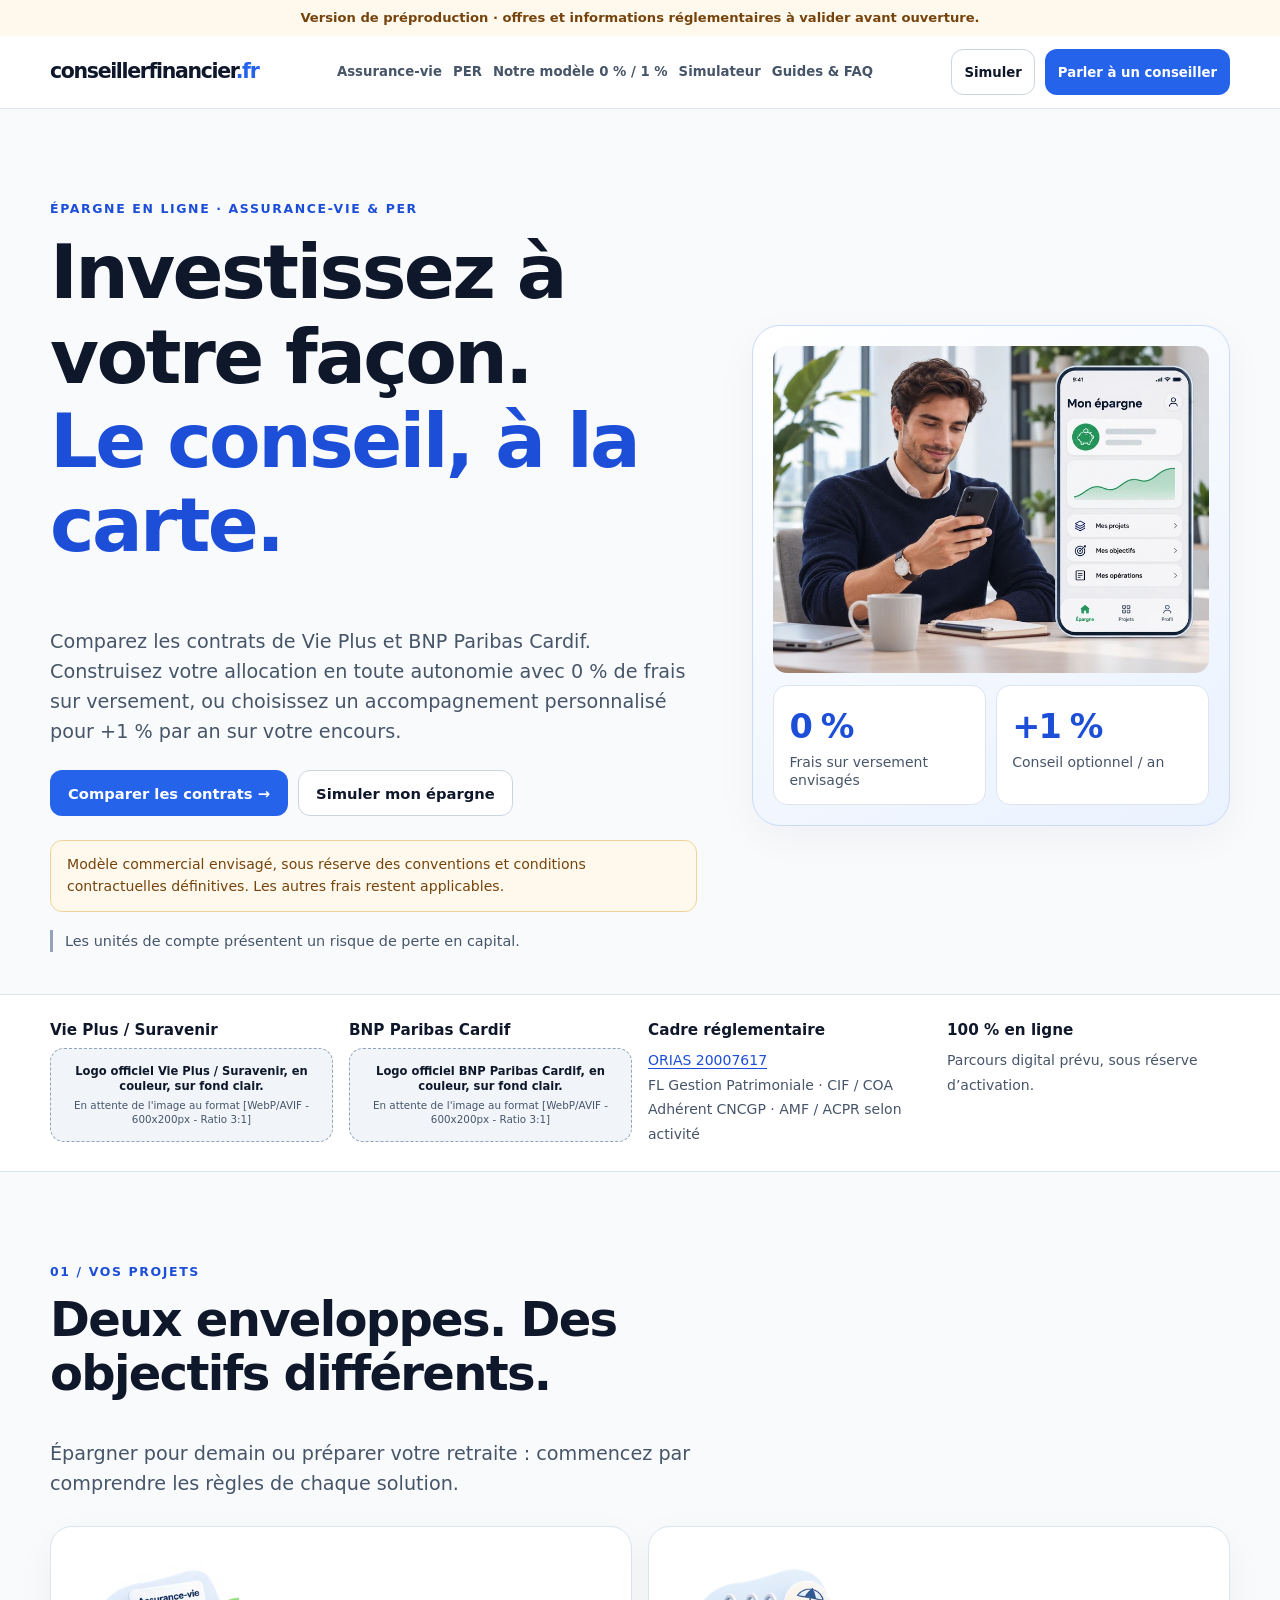
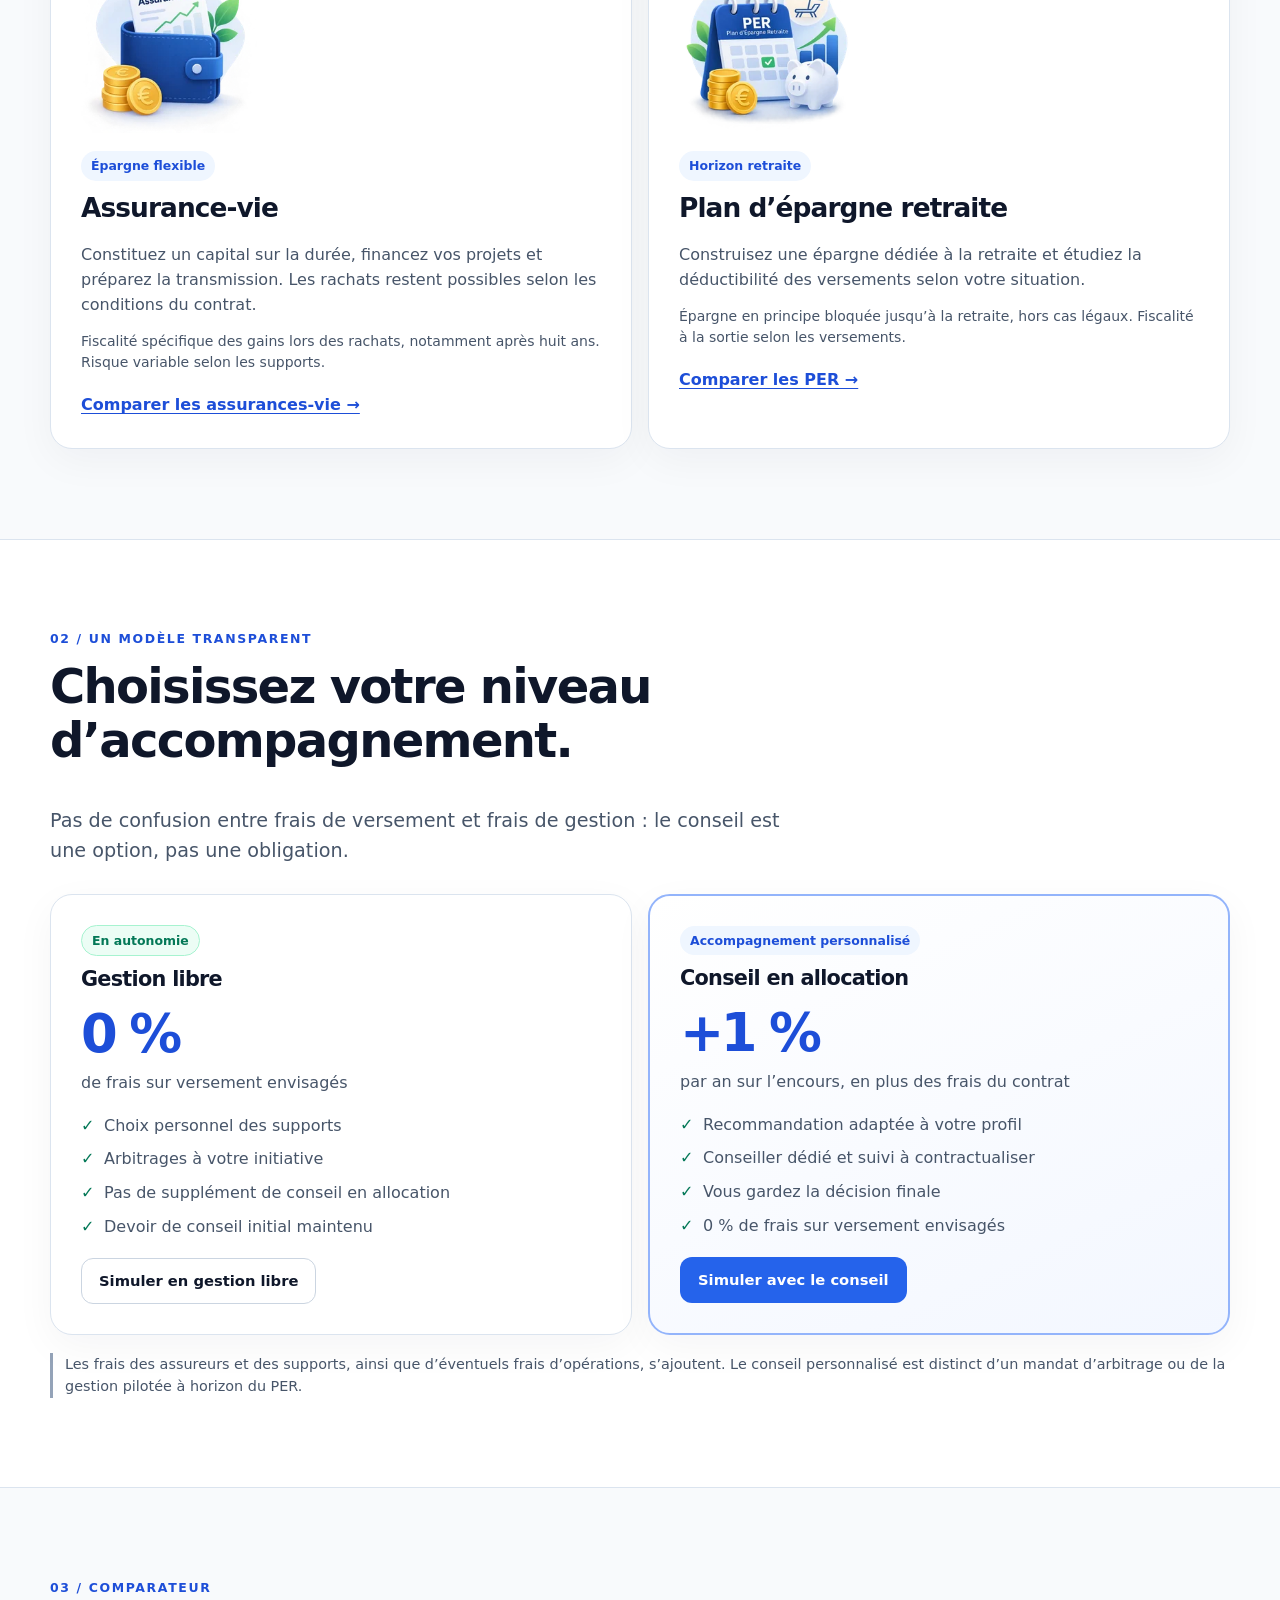
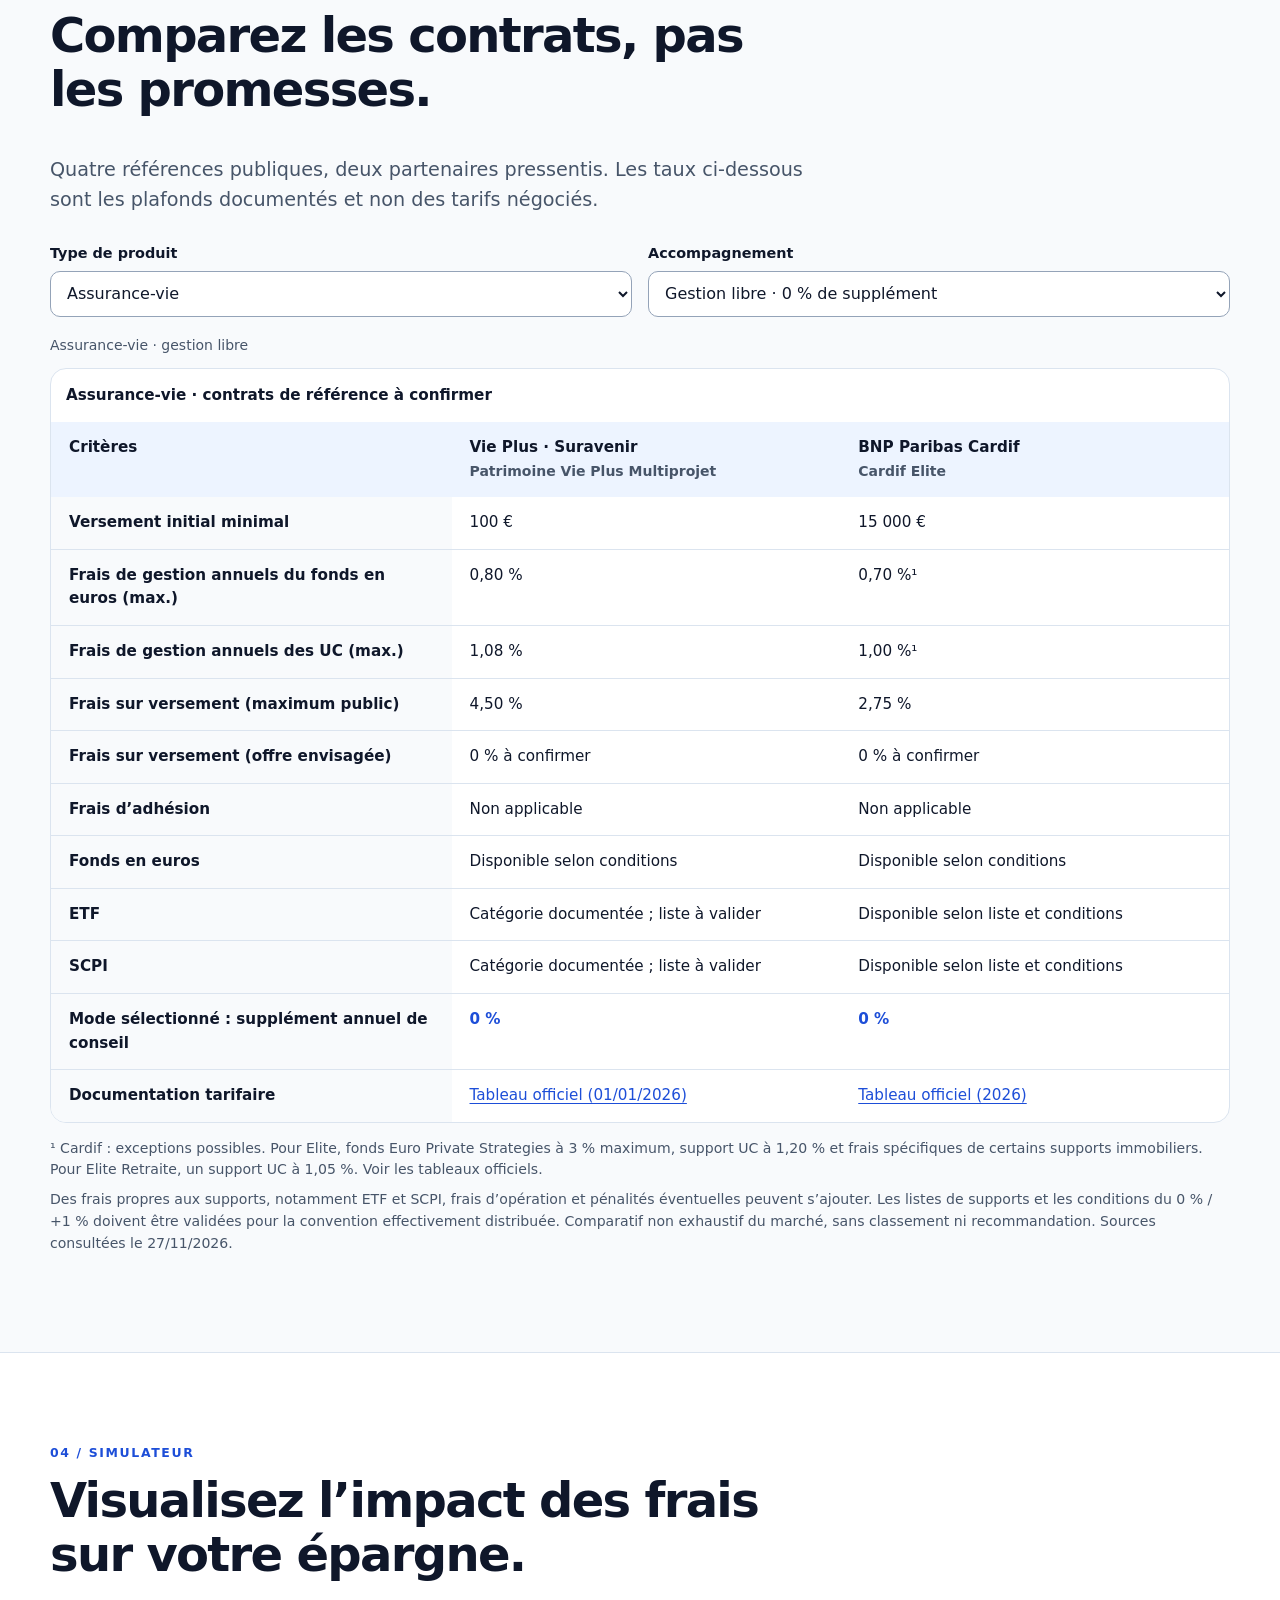
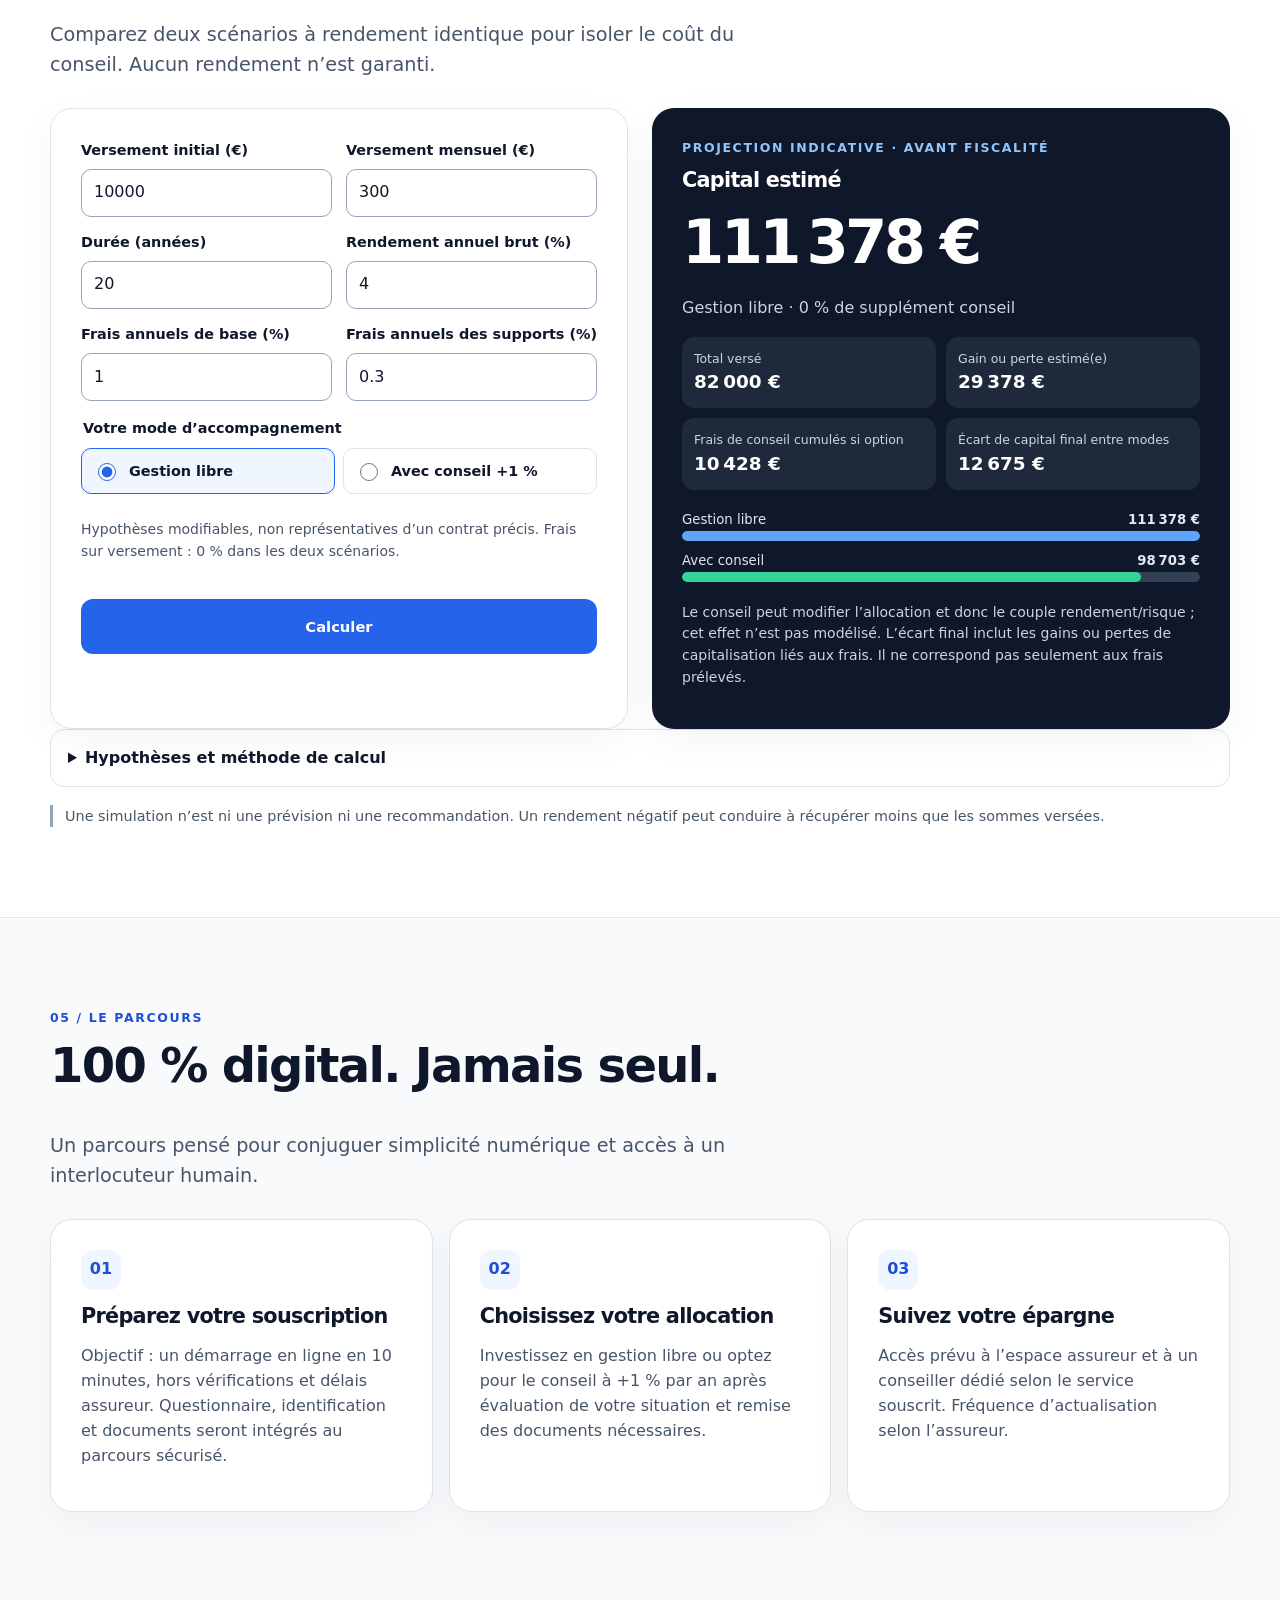
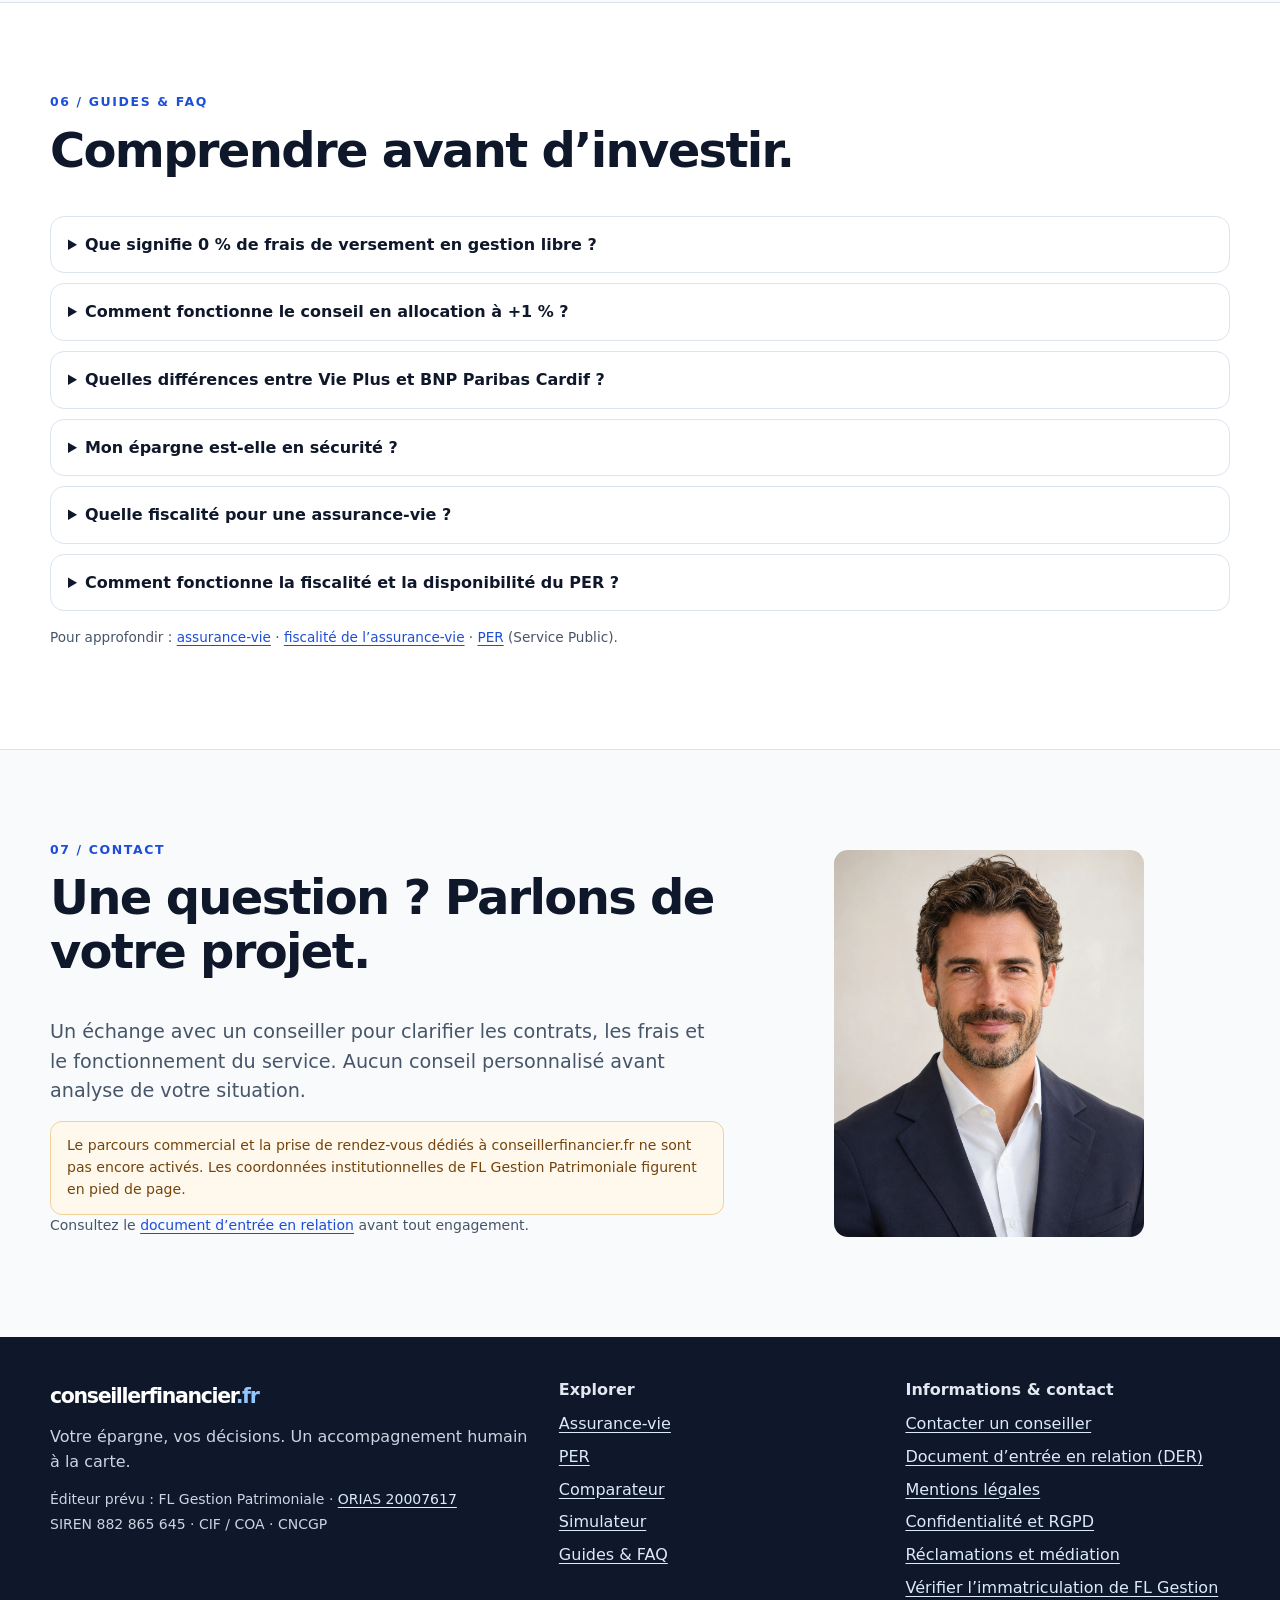
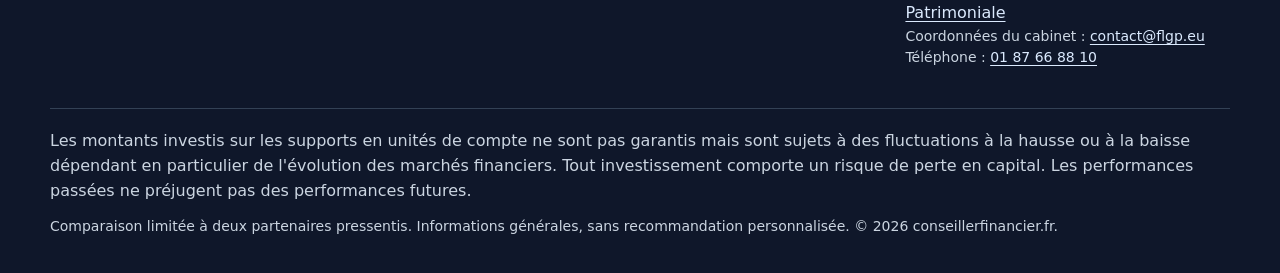
<file: index.html>
<!doctype html><html lang="fr"><head><meta charset="utf-8"><meta name="viewport" content="width=device-width, initial-scale=1"><title>Assurance-vie et PER en ligne | conseillerfinancier.fr</title><meta name="description" content="Comparez les contrats Vie Plus et Cardif, simulez votre épargne et découvrez le modèle 0 % de frais de versement et conseil à +1 % par an."><meta name="robots" content="noindex, follow"><link rel="canonical" href="https://conseillerfinancier.fr/"><meta property="og:type" content="website"><meta property="og:locale" content="fr_FR"><meta property="og:site_name" content="conseillerfinancier.fr"><meta property="og:title" content="Assurance-vie et PER en ligne | conseillerfinancier.fr"><meta property="og:description" content="Comparez les contrats Vie Plus et Cardif, simulez votre épargne et découvrez le modèle 0 % de frais de versement et conseil à +1 % par an."><meta property="og:url" content="https://conseillerfinancier.fr/"><meta name="twitter:card" content="summary"><meta name="theme-color" content="#F8FAFC"><link rel="stylesheet" href="assets/styles.css"><script type="application/ld+json">{"@context": "https://schema.org", "@graph": [{"@type": "FinancialService", "@id": "https://conseillerfinancier.fr/#service", "name": "conseillerfinancier.fr", "url": "https://conseillerfinancier.fr/", "description": "Projet de plateforme de comparaison de contrats d’assurance-vie et de PER, avec option de conseil en allocation.", "areaServed": {"@type": "Country", "name": "France"}, "knowsLanguage": "fr"}, {"@type": "FAQPage", "@id": "https://conseillerfinancier.fr/#faq", "mainEntity": [{"@type": "Question", "name": "Que signifie 0 % de frais de versement en gestion libre ?", "acceptedAnswer": {"@type": "Answer", "text": "Le modèle commercial prévoit de ne pas prélever de frais contractuels sur les versements initiaux ou réguliers, sous réserve de validation des conventions de distribution. Vous choisissez vos supports et validez vos arbitrages. Les frais annuels du contrat, les frais propres aux supports et les éventuels frais d’opération restent applicables. Le devoir de conseil du distributeur lors de la souscription demeure."}}, {"@type": "Question", "name": "Comment fonctionne le conseil en allocation à +1 % ?", "acceptedAnswer": {"@type": "Answer", "text": "L’option envisagée ajoute un point de pourcentage de frais de gestion par an sur l’encours concerné. À encours constant de 10 000 €, cela représente 100 € par an à titre indicatif. Le conseiller établit une recommandation personnalisée après analyse de votre situation, de votre horizon, de votre capacité à subir des pertes et de vos préférences. Vous restez décisionnaire : il ne s’agit pas d’un mandat de gestion. Le périmètre, la fréquence du suivi et les modalités de prélèvement doivent être convenus par écrit."}}, {"@type": "Question", "name": "Quelles différences entre Vie Plus et BNP Paribas Cardif ?", "acceptedAnswer": {"@type": "Answer", "text": "Vie Plus est la filière de distribution de Suravenir dédiée aux professionnels du patrimoine. BNP Paribas Cardif propose notamment la gamme Elite, portée par Cardif Assurance Vie ou Cardif Retraite selon le produit. Les différences portent sur les frais, le minimum de souscription, les supports, les conditions d’accès aux fonds en euros et les services. Le comparateur présente quatre contrats de référence ; les tarifs négociés et la sélection finale restent à confirmer."}}, {"@type": "Question", "name": "Mon épargne est-elle en sécurité ?", "acceptedAnswer": {"@type": "Answer", "text": "Le contrat est porté par l’assureur, qui enregistre les versements et les opérations. Les fonds en euros comportent une garantie définie par les conditions du contrat, qui peut être diminuée des frais de gestion. Les unités de compte, notamment ETF et SCPI, ne garantissent pas le capital et peuvent perdre de la valeur. La réglementation et le contrôle prudentiel ne constituent pas une garantie de performance ni une protection contre les pertes de marché."}}, {"@type": "Question", "name": "Quelle fiscalité pour une assurance-vie ?", "acceptedAnswer": {"@type": "Answer", "text": "Lors d’un rachat, seule la fraction correspondant aux gains est en principe imposable à l’impôt sur le revenu. Après huit ans, un abattement annuel sur les gains retirés peut s’appliquer : 4 600 € pour une personne seule ou 9 200 € pour un couple soumis à imposition commune. Les prélèvements sociaux restent dus selon les règles applicables. Le traitement dépend notamment de la date des versements, de l’ancienneté du contrat et de la situation fiscale."}}, {"@type": "Question", "name": "Comment fonctionne la fiscalité et la disponibilité du PER ?", "acceptedAnswer": {"@type": "Answer", "text": "Les versements volontaires peuvent être déductibles du revenu imposable dans les limites légales, sous réserve des conditions applicables ; il est aussi possible de renoncer à la déduction. L’épargne est en principe immobilisée jusqu’à la retraite, sauf cas légaux de déblocage anticipé, dont l’acquisition de la résidence principale pour certains compartiments. La fiscalité à la sortie dépend de l’origine des sommes, de la déduction à l’entrée et du mode de sortie."}}]}]}</script><script src="assets/app.js" defer></script></head><body><a class="skip" href="#contenu">Aller au contenu</a><div class="draft">Version de préproduction · offres et informations réglementaires à valider avant ouverture.</div><header class="header"><div class="wrap header-inner"><a class="brand" href="index.html" aria-label="conseillerfinancier.fr, accueil">conseillerfinancier<span>.fr</span></a><button type="button" class="btn btn-secondary menu-toggle" aria-expanded="false" aria-controls="navigation">Menu</button><nav class="nav" id="navigation" aria-label="Navigation principale" data-open="false"><a href="#assurance-vie">Assurance-vie</a><a href="#per">PER</a><a href="#modele">Notre modèle 0 % / 1 %</a><a href="#simulateur">Simulateur</a><a href="#guides">Guides &amp; FAQ</a></nav><div class="header-actions"><a class="btn btn-secondary" href="#simulateur">Simuler</a><a class="btn btn-primary" href="#contact">Parler à un conseiller</a></div></div></header><main id="contenu"><section class="hero"><div class="wrap hero-grid"><div><span class="eyebrow">Épargne en ligne · Assurance-vie &amp; PER</span><h1>Investissez à votre façon.<br><span>Le conseil, à la carte.</span></h1><p class="lead">Comparez les contrats de Vie Plus et BNP Paribas Cardif. Construisez votre allocation en toute autonomie avec 0 % de frais sur versement, ou choisissez un accompagnement personnalisé pour +1 % par an sur votre encours.</p><div class="actions"><a class="btn btn-primary" href="#comparateur">Comparer les contrats →</a><a class="btn btn-secondary" href="#simulateur">Simuler mon épargne</a></div><div class="notice"><p>Modèle commercial envisagé, sous réserve des conventions et conditions contractuelles définitives. Les autres frais restent applicables.</p></div><p class="risk">Les unités de compte présentent un risque de perte en capital.</p></div><div class="hero-panel"><img class="site-visual hero-visual" src="images/epargne-mobile.webp" width="800" height="600" alt="Jeune actif consultant son épargne sur smartphone" fetchpriority="high" decoding="async"><div class="metrics"><div class="metric"><strong>0 %</strong><small>Frais sur versement envisagés</small></div><div class="metric"><strong>+1 %</strong><small>Conseil optionnel / an</small></div></div></div></div></section>
<section class="trust" aria-label="Partenaires et cadre de confiance"><div class="wrap trust-grid"><div class="trust-item"><strong>Vie Plus / Suravenir</strong><div class="placeholder"><span class="placeholder-description">Logo officiel Vie Plus / Suravenir, en couleur, sur fond clair.</span><span class="placeholder-format">En attente de l'image au format [WebP/AVIF - 600x200px - Ratio 3:1]</span></div></div><div class="trust-item"><strong>BNP Paribas Cardif</strong><div class="placeholder"><span class="placeholder-description">Logo officiel BNP Paribas Cardif, en couleur, sur fond clair.</span><span class="placeholder-format">En attente de l'image au format [WebP/AVIF - 600x200px - Ratio 3:1]</span></div></div><div class="trust-item"><strong>Cadre réglementaire</strong><small><a href="https://www.orias.fr/home/showIntermediaire/882865645" target="_blank" rel="noopener noreferrer">ORIAS 20007617</a><br>FL Gestion Patrimoniale · CIF / COA<br>Adhérent CNCGP · AMF / ACPR selon activité</small></div><div class="trust-item"><strong>100 % en ligne</strong><small>Parcours digital prévu, sous réserve d’activation.</small></div></div></section>
<section class="section"><div class="wrap"><div class="section-head"><span class="eyebrow">01 / Vos projets</span><h2>Deux enveloppes. Des objectifs différents.</h2><p class="lead">Épargner pour demain ou préparer votre retraite : commencez par comprendre les règles de chaque solution.</p></div><div class="product-grid"><article class="card product-card" id="assurance-vie"><img class="site-visual product-visual" src="images/assurance-vie.webp" width="256" height="256" alt="" loading="lazy" decoding="async"><span class="tag">Épargne flexible</span><h3>Assurance-vie</h3><p>Constituez un capital sur la durée, financez vos projets et préparez la transmission. Les rachats restent possibles selon les conditions du contrat.</p><p class="small">Fiscalité spécifique des gains lors des rachats, notamment après huit ans. Risque variable selon les supports.</p><a class="text-link" href="#comparateur" data-select-product="av">Comparer les assurances-vie →</a></article><article class="card product-card" id="per"><img class="site-visual product-visual" src="images/per.webp" width="256" height="256" alt="" loading="lazy" decoding="async"><span class="tag">Horizon retraite</span><h3>Plan d’épargne retraite</h3><p>Construisez une épargne dédiée à la retraite et étudiez la déductibilité des versements selon votre situation.</p><p class="small">Épargne en principe bloquée jusqu’à la retraite, hors cas légaux. Fiscalité à la sortie selon les versements.</p><a class="text-link" href="#comparateur" data-select-product="per">Comparer les PER →</a></article></div></div></section>
<section class="section section-white" id="modele"><div class="wrap"><div class="section-head"><span class="eyebrow">02 / Un modèle transparent</span><h2>Choisissez votre niveau d’accompagnement.</h2><p class="lead">Pas de confusion entre frais de versement et frais de gestion : le conseil est une option, pas une obligation.</p></div><div class="plans"><article class="card"><span class="tag green">En autonomie</span><h3>Gestion libre</h3><div class="plan-price">0 %</div><p>de frais sur versement envisagés</p><ul class="checks"><li>Choix personnel des supports</li><li>Arbitrages à votre initiative</li><li>Pas de supplément de conseil en allocation</li><li>Devoir de conseil initial maintenu</li></ul><a href="#simulateur" class="btn btn-secondary" data-select-mode="free">Simuler en gestion libre</a></article><article class="card plan-featured"><span class="tag">Accompagnement personnalisé</span><h3>Conseil en allocation</h3><div class="plan-price">+1 %</div><p>par an sur l’encours, en plus des frais du contrat</p><ul class="checks"><li>Recommandation adaptée à votre profil</li><li>Conseiller dédié et suivi à contractualiser</li><li>Vous gardez la décision finale</li><li>0 % de frais sur versement envisagés</li></ul><a href="#simulateur" class="btn btn-primary" data-select-mode="advised">Simuler avec le conseil</a></article></div><p class="risk">Les frais des assureurs et des supports, ainsi que d’éventuels frais d’opérations, s’ajoutent. Le conseil personnalisé est distinct d’un mandat d’arbitrage ou de la gestion pilotée à horizon du PER.</p></div></section>
<section class="section" id="comparateur"><div class="wrap"><div class="section-head"><span class="eyebrow">03 / Comparateur</span><h2>Comparez les contrats, pas les promesses.</h2><p class="lead">Quatre références publiques, deux partenaires pressentis. Les taux ci-dessous sont les plafonds documentés et non des tarifs négociés.</p></div><div class="controls"><div class="field"><label for="product-filter">Type de produit</label><select id="product-filter"><option value="av">Assurance-vie</option><option value="per">PER individuel</option><option value="all">Les deux</option></select></div><div class="field"><label for="compare-mode">Accompagnement</label><select id="compare-mode"><option value="free">Gestion libre · 0 % de supplément</option><option value="advised">Conseil en allocation · +1 % / an</option></select></div></div><p id="compare-status" class="small" role="status">Comparaison des contrats de référence.</p><article class="compare-block" data-product="av"><div class="table-shell" role="region" aria-label="Comparatif Assurance-vie" tabindex="0"><table><caption>Assurance-vie · contrats de référence à confirmer</caption><thead><tr><th scope="col">Critères</th><th scope="col">Vie Plus · Suravenir<br><small>Patrimoine Vie Plus Multiprojet</small></th><th scope="col">BNP Paribas Cardif<br><small>Cardif Elite</small></th></tr></thead><tbody><tr><th scope="row">Versement initial minimal</th><td>100 €</td><td>15 000 €</td></tr><tr><th scope="row">Frais de gestion annuels du fonds en euros (max.)</th><td>0,80 %</td><td>0,70 %¹</td></tr><tr><th scope="row">Frais de gestion annuels des UC (max.)</th><td>1,08 %</td><td>1,00 %¹</td></tr><tr><th scope="row">Frais sur versement (maximum public)</th><td>4,50 %</td><td>2,75 %</td></tr><tr><th scope="row">Frais sur versement (offre envisagée)</th><td>0 % à confirmer</td><td>0 % à confirmer</td></tr><tr><th scope="row">Frais d’adhésion</th><td>Non applicable</td><td>Non applicable</td></tr><tr><th scope="row">Fonds en euros</th><td>Disponible selon conditions</td><td>Disponible selon conditions</td></tr><tr><th scope="row">ETF</th><td>Catégorie documentée ; liste à valider</td><td>Disponible selon liste et conditions</td></tr><tr><th scope="row">SCPI</th><td>Catégorie documentée ; liste à valider</td><td>Disponible selon liste et conditions</td></tr><tr><th scope="row">Mode sélectionné : supplément annuel de conseil</th><td><strong data-advice>0 %</strong></td><td><strong data-advice>0 %</strong></td></tr><tr><th scope="row">Documentation tarifaire</th><td><a href="https://www.suravenir.fr/wp-content/uploads/pdf/00300-U7-1.pdf" target="_blank" rel="noopener noreferrer">Tableau officiel (01/01/2026)</a></td><td><a href="https://document-information-cle.cardif.fr/documents/18841382/18862686/CARDIF%20Elite/924b94f0-7973-20a3-d4c0-e959ec2c2375" target="_blank" rel="noopener noreferrer">Tableau officiel (2026)</a></td></tr></tbody></table></div></article><article class="compare-block" data-product="per"><div class="table-shell" role="region" aria-label="Comparatif PER individuel" tabindex="0"><table><caption>PER individuel · contrats de référence à confirmer</caption><thead><tr><th scope="col">Critères</th><th scope="col">Vie Plus · Suravenir<br><small>PERtinence Retraite</small></th><th scope="col">BNP Paribas Cardif<br><small>Cardif Elite Retraite</small></th></tr></thead><tbody><tr><th scope="row">Versement initial minimal</th><td>50 €</td><td>1 500 €</td></tr><tr><th scope="row">Frais de gestion annuels du fonds en euros (max.)</th><td>1,00 %</td><td>0,80 %</td></tr><tr><th scope="row">Frais de gestion annuels des UC (max.)</th><td>1,00 %</td><td>0,85 %¹</td></tr><tr><th scope="row">Frais sur versement (maximum public)</th><td>4,50 %</td><td>4,75 %</td></tr><tr><th scope="row">Frais sur versement (offre envisagée)</th><td>0 % à confirmer</td><td>0 % à confirmer</td></tr><tr><th scope="row">Frais d’adhésion</th><td>À confirmer</td><td>20 €</td></tr><tr><th scope="row">Fonds en euros</th><td>Disponible selon conditions</td><td>Disponible selon conditions</td></tr><tr><th scope="row">ETF</th><td>Catégorie documentée ; liste à valider</td><td>Disponible selon liste et conditions</td></tr><tr><th scope="row">SCPI</th><td>Catégorie documentée ; liste à valider</td><td>Disponible selon liste et conditions</td></tr><tr><th scope="row">Mode sélectionné : supplément annuel de conseil</th><td><strong data-advice>0 %</strong></td><td><strong data-advice>0 %</strong></td></tr><tr><th scope="row">Documentation tarifaire</th><td><a href="https://www.vieplus.fr/wp-content/uploads/2026/07/00300-B7.pdf" target="_blank" rel="noopener noreferrer">Tableau officiel (01/01/2026)</a></td><td><a href="https://document-information-cle.cardif.fr/documents/18841382/18862686/CARDIF%20Elite%20Retraite/43779f03-2d4f-d701-5f3e-f8331919e31c" target="_blank" rel="noopener noreferrer">Tableau officiel (2026)</a></td></tr></tbody></table></div></article><div class="compare-notes"><p>¹ Cardif : exceptions possibles. Pour Elite, fonds Euro Private Strategies à 3 % maximum, support UC à 1,20 % et frais spécifiques de certains supports immobiliers. Pour Elite Retraite, un support UC à 1,05 %. Voir les tableaux officiels.</p><p>Des frais propres aux supports, notamment ETF et SCPI, frais d’opération et pénalités éventuelles peuvent s’ajouter. Les listes de supports et les conditions du 0 % / +1 % doivent être validées pour la convention effectivement distribuée. Comparatif non exhaustif du marché, sans classement ni recommandation. Sources consultées le 27/11/2026.</p></div><noscript><p class="noscript">Sans JavaScript, les deux tableaux restent disponibles. Le supplément optionnel est de +1 % par an.</p></noscript></div></section>
<section class="section section-white" id="simulateur"><div class="wrap"><div class="section-head"><span class="eyebrow">04 / Simulateur</span><h2>Visualisez l’impact des frais sur votre épargne.</h2><p class="lead">Comparez deux scénarios à rendement identique pour isoler le coût du conseil. Aucun rendement n’est garanti.</p></div><div class="sim-grid"><form class="card inputs" id="simulation"><div class="input-grid"><div class="field"><label for="initial">Versement initial (€)</label><input id="initial" name="initial" type="number" min="0" max="100000000" step="1" value="10000" required></div><div class="field"><label for="monthly">Versement mensuel (€)</label><input id="monthly" name="monthly" type="number" min="0" max="1000000" step="1" value="300" required></div><div class="field"><label for="years">Durée (années)</label><input id="years" name="years" type="number" min="1" max="60" step="1" value="20" required></div><div class="field"><label for="return">Rendement annuel brut (%)</label><input id="return" name="return" type="number" min="-50" max="30" step="0.1" value="4" required></div><div class="field"><label for="base-fee">Frais annuels de base (%)</label><input id="base-fee" name="baseFee" type="number" min="0" max="10" step="0.01" value="1" required></div><div class="field"><label for="support-fee">Frais annuels des supports (%)</label><input id="support-fee" name="supportFee" type="number" min="0" max="10" step="0.01" value="0.3" required></div></div><fieldset><legend>Votre mode d’accompagnement</legend><div class="radio-options"><label><input type="radio" name="mode" value="free" checked> Gestion libre</label><label><input type="radio" name="mode" value="advised"> Avec conseil +1 %</label></div></fieldset><p class="small">Hypothèses modifiables, non représentatives d’un contrat précis. Frais sur versement : 0 % dans les deux scénarios.</p><button class="btn btn-primary" type="submit">Calculer</button><div class="error" id="sim-error" role="status"></div><noscript><p class="noscript">Le calcul nécessite JavaScript.</p></noscript></form><section class="card result" aria-labelledby="result-title"><span class="eyebrow">Projection indicative · avant fiscalité</span><h3 id="result-title">Capital estimé</h3><div aria-live="polite" aria-atomic="true"><span id="capital" class="result-total">—</span><p id="mode-label">Gestion libre</p><div class="result-grid"><div class="result-item"><span>Total versé</span><strong id="paid">—</strong></div><div class="result-item"><span>Gain ou perte estimé(e)</span><strong id="gain">—</strong></div><div class="result-item"><span>Frais de conseil cumulés si option</span><strong id="advice-cost">—</strong></div><div class="result-item"><span>Écart de capital final entre modes</span><strong id="delta">—</strong></div></div><div class="bars" aria-label="Comparaison des capitaux finaux"><div><div class="bar-label"><span>Gestion libre</span><strong id="free-value">—</strong></div><div class="track" aria-hidden="true"><span id="free-bar"></span></div></div><div><div class="bar-label"><span>Avec conseil</span><strong id="advised-value">—</strong></div><div class="track alt" aria-hidden="true"><span id="advised-bar"></span></div></div></div></div><p class="small">Le conseil peut modifier l’allocation et donc le couple rendement/risque ; cet effet n’est pas modélisé. L’écart final inclut les gains ou pertes de capitalisation liés aux frais. Il ne correspond pas seulement aux frais prélevés.</p></section></div><details><summary>Hypothèses et méthode de calcul</summary><p>Le rendement brut est annualisé puis converti en taux mensuel composé. Les frais de base et des supports sont appliqués au capital après rendement, via leurs facteurs mensuels équivalents. Le supplément de conseil de 1 % est appliqué ensuite sur l’encours restant. Le versement régulier intervient en fin de mois. Les frais de conseil cumulés additionnent les prélèvements mensuels simulés ; le résultat est nominal, sans fiscalité, inflation, frais ponctuels, droits d’adhésion ni mouvements de marché. Cette convention de calcul n’est pas le calendrier de prélèvement d’un assureur.</p></details><p class="risk">Une simulation n’est ni une prévision ni une recommandation. Un rendement négatif peut conduire à récupérer moins que les sommes versées.</p></div></section>
<section class="section" id="parcours"><div class="wrap"><div class="section-head"><span class="eyebrow">05 / Le parcours</span><h2>100 % digital. Jamais seul.</h2><p class="lead">Un parcours pensé pour conjuguer simplicité numérique et accès à un interlocuteur humain.</p></div><div class="steps"><article class="card"><div class="step-number">01</div><h3>Préparez votre souscription</h3><p>Objectif : un démarrage en ligne en 10 minutes, hors vérifications et délais assureur. Questionnaire, identification et documents seront intégrés au parcours sécurisé.</p></article><article class="card"><div class="step-number">02</div><h3>Choisissez votre allocation</h3><p>Investissez en gestion libre ou optez pour le conseil à +1 % par an après évaluation de votre situation et remise des documents nécessaires.</p></article><article class="card"><div class="step-number">03</div><h3>Suivez votre épargne</h3><p>Accès prévu à l’espace assureur et à un conseiller dédié selon le service souscrit. Fréquence d’actualisation selon l’assureur.</p></article></div></div></section>
<section class="section section-white" id="guides"><div class="wrap"><div class="section-head"><span class="eyebrow">06 / Guides &amp; FAQ</span><h2>Comprendre avant d’investir.</h2></div><div class="faq-list" id="faq"><details><summary>Que signifie 0 % de frais de versement en gestion libre ?</summary><p>Le modèle commercial prévoit de ne pas prélever de frais contractuels sur les versements initiaux ou réguliers, sous réserve de validation des conventions de distribution. Vous choisissez vos supports et validez vos arbitrages. Les frais annuels du contrat, les frais propres aux supports et les éventuels frais d’opération restent applicables. Le devoir de conseil du distributeur lors de la souscription demeure.</p></details><details><summary>Comment fonctionne le conseil en allocation à +1 % ?</summary><p>L’option envisagée ajoute un point de pourcentage de frais de gestion par an sur l’encours concerné. À encours constant de 10 000 €, cela représente 100 € par an à titre indicatif. Le conseiller établit une recommandation personnalisée après analyse de votre situation, de votre horizon, de votre capacité à subir des pertes et de vos préférences. Vous restez décisionnaire : il ne s’agit pas d’un mandat de gestion. Le périmètre, la fréquence du suivi et les modalités de prélèvement doivent être convenus par écrit.</p></details><details><summary>Quelles différences entre Vie Plus et BNP Paribas Cardif ?</summary><p>Vie Plus est la filière de distribution de Suravenir dédiée aux professionnels du patrimoine. BNP Paribas Cardif propose notamment la gamme Elite, portée par Cardif Assurance Vie ou Cardif Retraite selon le produit. Les différences portent sur les frais, le minimum de souscription, les supports, les conditions d’accès aux fonds en euros et les services. Le comparateur présente quatre contrats de référence ; les tarifs négociés et la sélection finale restent à confirmer.</p></details><details><summary>Mon épargne est-elle en sécurité ?</summary><p>Le contrat est porté par l’assureur, qui enregistre les versements et les opérations. Les fonds en euros comportent une garantie définie par les conditions du contrat, qui peut être diminuée des frais de gestion. Les unités de compte, notamment ETF et SCPI, ne garantissent pas le capital et peuvent perdre de la valeur. La réglementation et le contrôle prudentiel ne constituent pas une garantie de performance ni une protection contre les pertes de marché.</p></details><details><summary>Quelle fiscalité pour une assurance-vie ?</summary><p>Lors d’un rachat, seule la fraction correspondant aux gains est en principe imposable à l’impôt sur le revenu. Après huit ans, un abattement annuel sur les gains retirés peut s’appliquer : 4 600 € pour une personne seule ou 9 200 € pour un couple soumis à imposition commune. Les prélèvements sociaux restent dus selon les règles applicables. Le traitement dépend notamment de la date des versements, de l’ancienneté du contrat et de la situation fiscale.</p></details><details><summary>Comment fonctionne la fiscalité et la disponibilité du PER ?</summary><p>Les versements volontaires peuvent être déductibles du revenu imposable dans les limites légales, sous réserve des conditions applicables ; il est aussi possible de renoncer à la déduction. L’épargne est en principe immobilisée jusqu’à la retraite, sauf cas légaux de déblocage anticipé, dont l’acquisition de la résidence principale pour certains compartiments. La fiscalité à la sortie dépend de l’origine des sommes, de la déduction à l’entrée et du mode de sortie.</p></details></div><p class="sources" style="margin-top:16px">Pour approfondir : <a href="https://www.service-public.gouv.fr/particuliers/vosdroits/F15274">assurance-vie</a> · <a href="https://www.service-public.gouv.fr/particuliers/vosdroits/F22414">fiscalité de l’assurance-vie</a> · <a href="https://www.service-public.gouv.fr/particuliers/vosdroits/F36526/0">PER</a> (Service Public).</p></div></section>
<section class="section" id="contact"><div class="wrap contact-grid"><div><span class="eyebrow">07 / Contact</span><h2>Une question ? Parlons de votre projet.</h2><p class="lead">Un échange avec un conseiller pour clarifier les contrats, les frais et le fonctionnement du service. Aucun conseil personnalisé avant analyse de votre situation.</p><div class="notice" id="contact-pending"><p>Le parcours commercial et la prise de rendez-vous dédiés à conseillerfinancier.fr ne sont pas encore activés. Les coordonnées institutionnelles de FL Gestion Patrimoniale figurent en pied de page.</p></div><div class="actions" id="contact-actions" hidden><a class="btn btn-primary" id="booking-link" hidden>Prendre rendez-vous</a><a class="btn btn-secondary" id="email-link" hidden>Envoyer un email</a><a class="btn btn-secondary" id="phone-link" hidden>Appeler</a></div><p class="small">Consultez le <a href="der.html">document d’entrée en relation</a> avant tout engagement.</p></div><figure class="contact-portrait"><img class="site-visual portrait-visual" src="images/portrait.webp" width="1122" height="1402" alt="Portrait professionnel illustratif" loading="lazy" decoding="async"></figure></div></section></main><footer class="footer"><div class="wrap"><div class="footer-grid"><div><a class="brand" href="index.html">conseillerfinancier<span>.fr</span></a><p>Votre épargne, vos décisions. Un accompagnement humain à la carte.</p><small>Éditeur prévu : FL Gestion Patrimoniale · <a href="https://www.orias.fr/home/showIntermediaire/882865645" target="_blank" rel="noopener noreferrer">ORIAS 20007617</a><br>SIREN 882 865 645 · CIF / COA · CNCGP</small></div><div><h2>Explorer</h2><nav class="footer-links" aria-label="Plan du site"><a href="index.html#assurance-vie">Assurance-vie</a><a href="index.html#per">PER</a><a href="index.html#comparateur">Comparateur</a><a href="index.html#simulateur">Simulateur</a><a href="index.html#guides">Guides &amp; FAQ</a></nav></div><div><h2>Informations &amp; contact</h2><nav class="footer-links" aria-label="Informations réglementaires"><a href="index.html#contact">Contacter un conseiller</a><a href="der.html">Document d’entrée en relation (DER)</a><a href="mentions-legales.html">Mentions légales</a><a href="mentions-legales.html#confidentialite">Confidentialité et RGPD</a><a href="der.html#reclamations">Réclamations et médiation</a><a href="https://www.orias.fr/home/showIntermediaire/882865645" target="_blank" rel="noopener noreferrer">Vérifier l’immatriculation de FL Gestion Patrimoniale</a></nav><p class="small">Coordonnées du cabinet : <a href="mailto:contact@flgp.eu">contact@flgp.eu</a><br>Téléphone : <a href="tel:+33187668810">01 87 66 88 10</a></p></div></div><div class="footer-risk"><p>Les montants investis sur les supports en unités de compte ne sont pas garantis mais sont sujets à des fluctuations à la hausse ou à la baisse dépendant en particulier de l'évolution des marchés financiers. Tout investissement comporte un risque de perte en capital. Les performances passées ne préjugent pas des performances futures.</p><p class="small">Comparaison limitée à deux partenaires pressentis. Informations générales, sans recommandation personnalisée. © 2026 conseillerfinancier.fr.</p></div></div></footer></body></html>
</file>
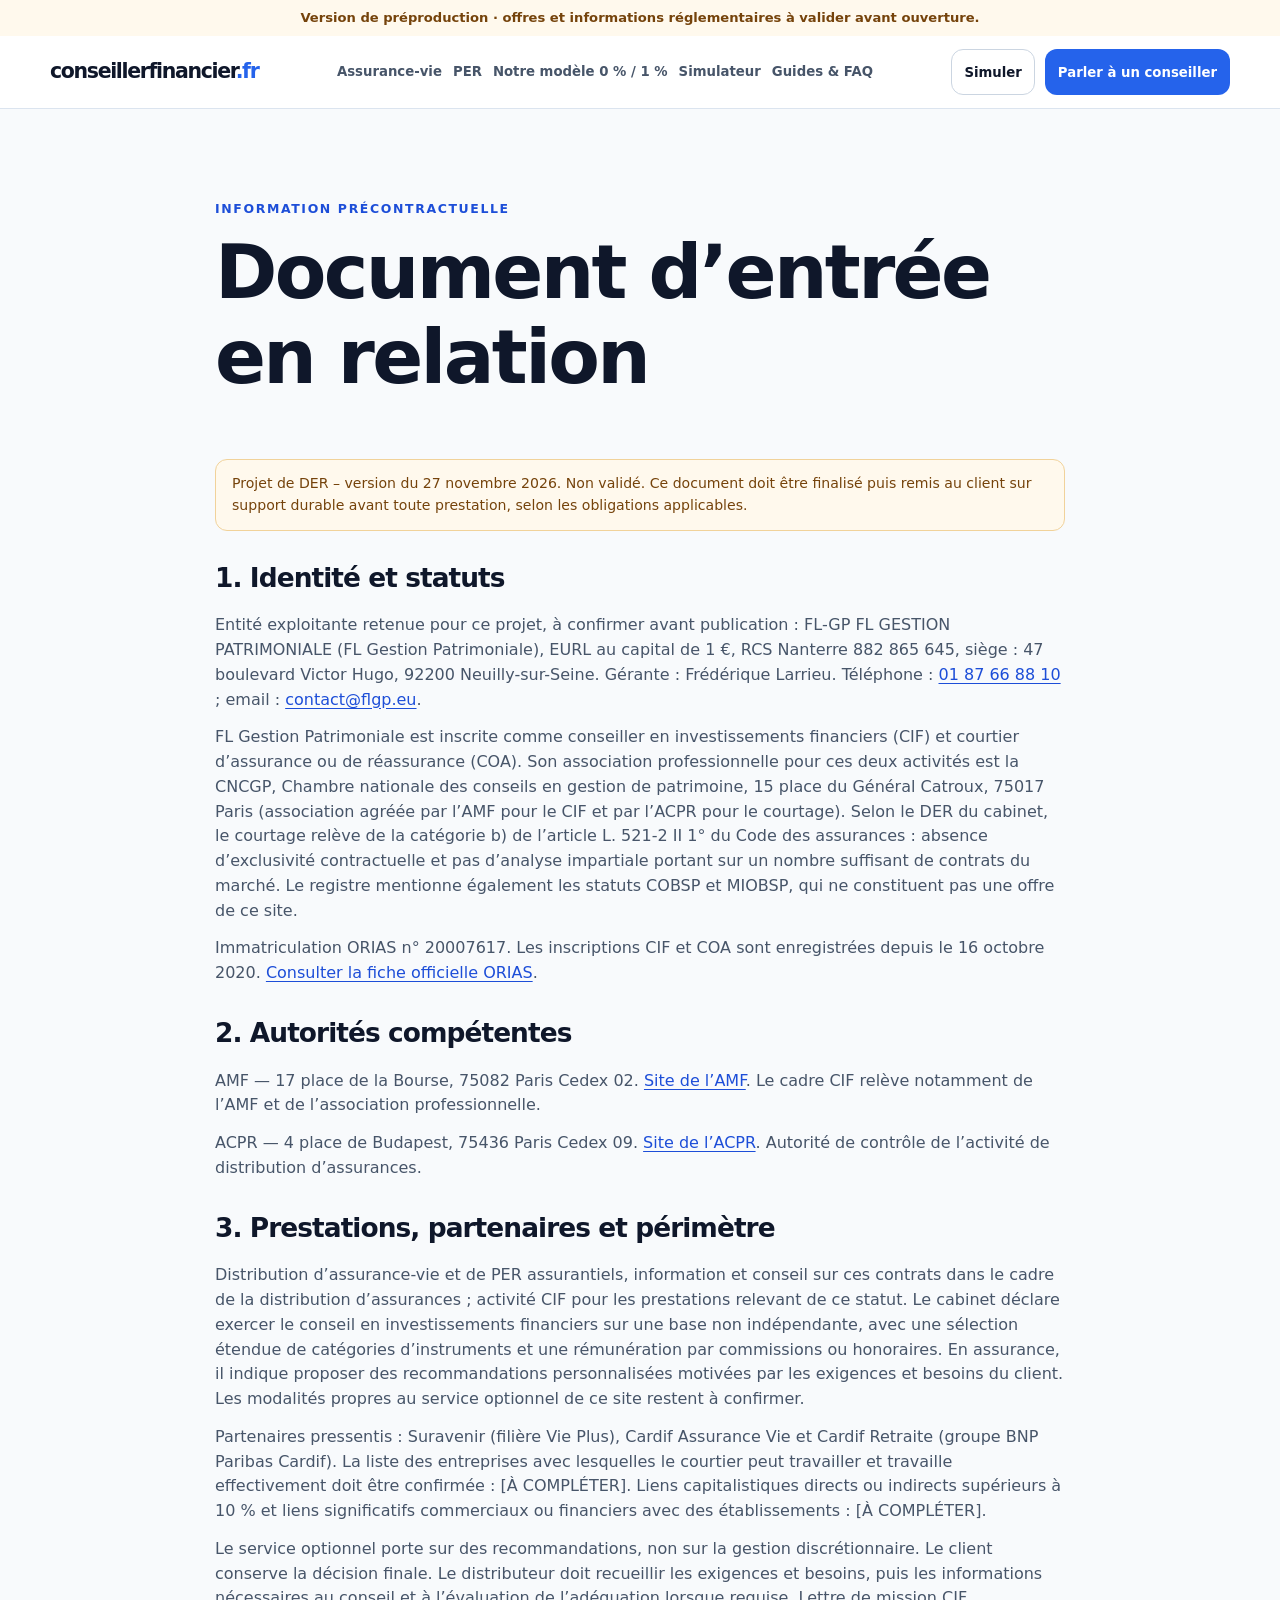
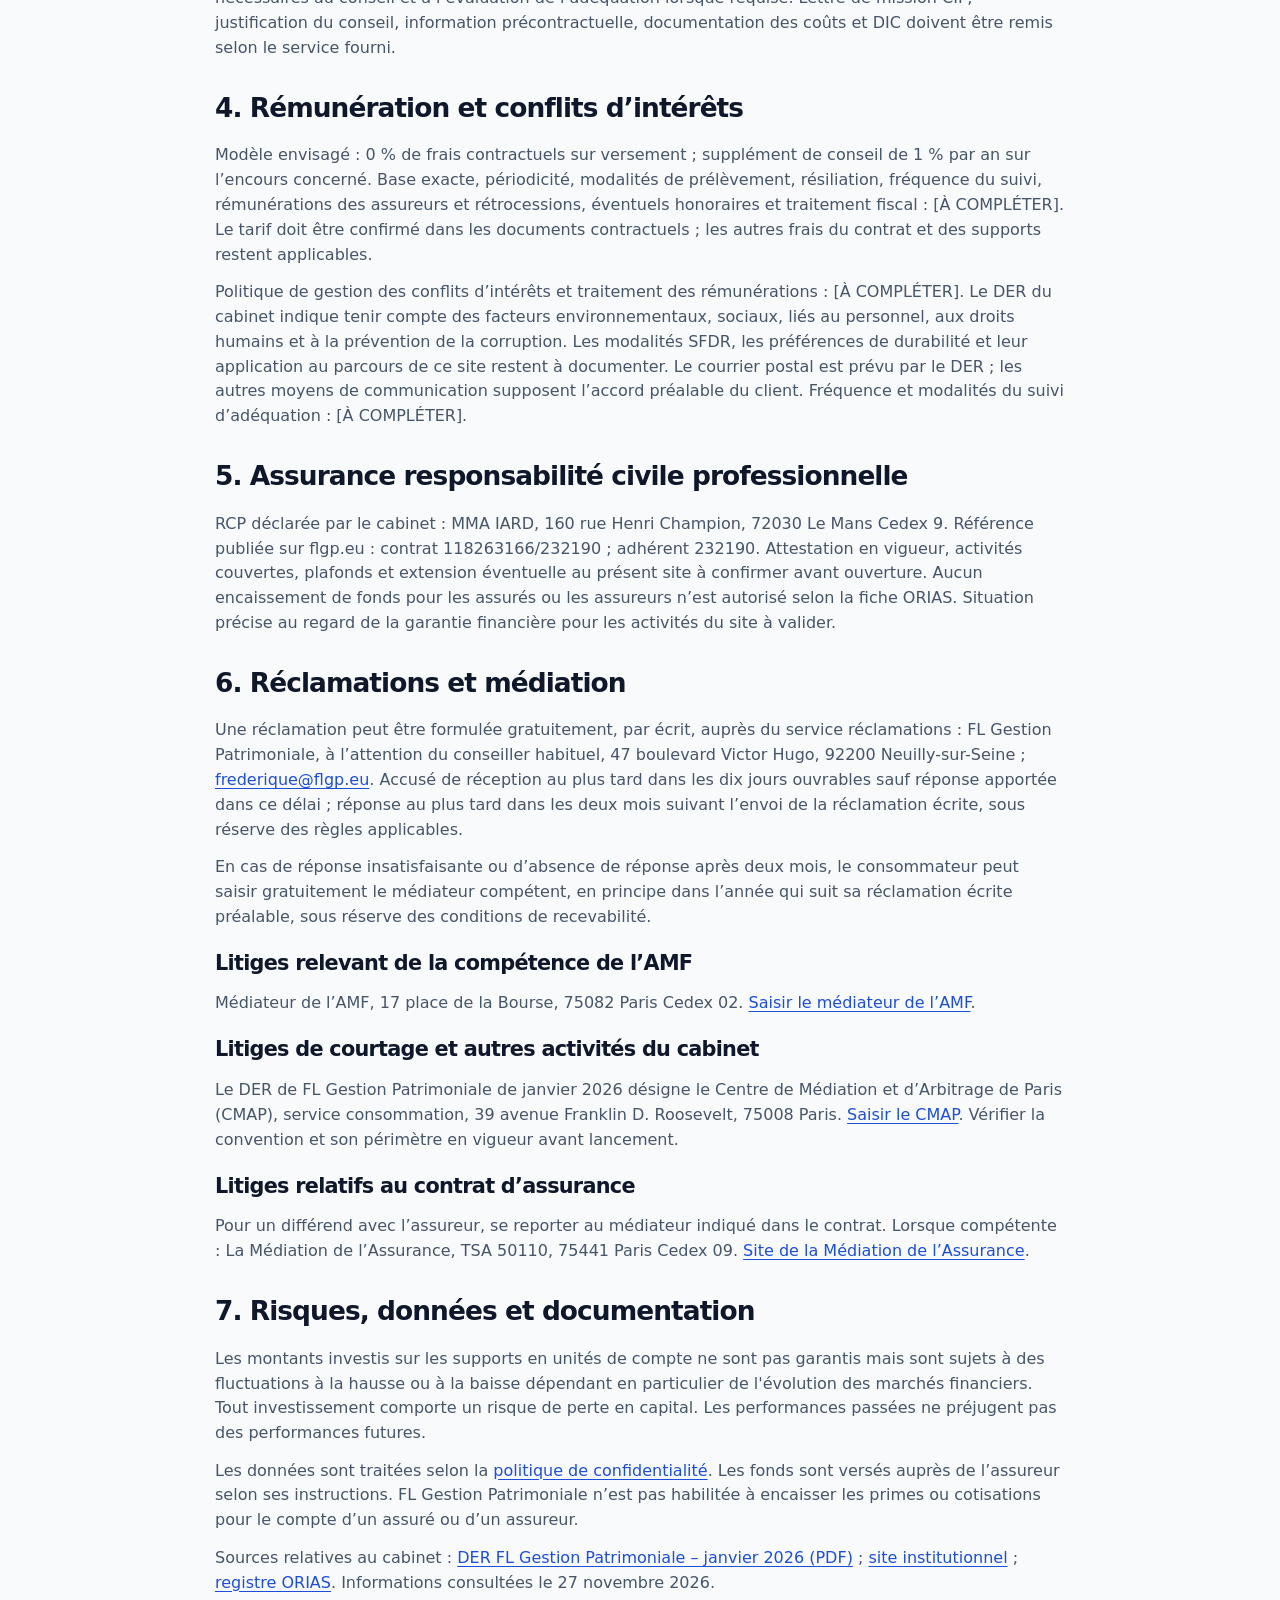
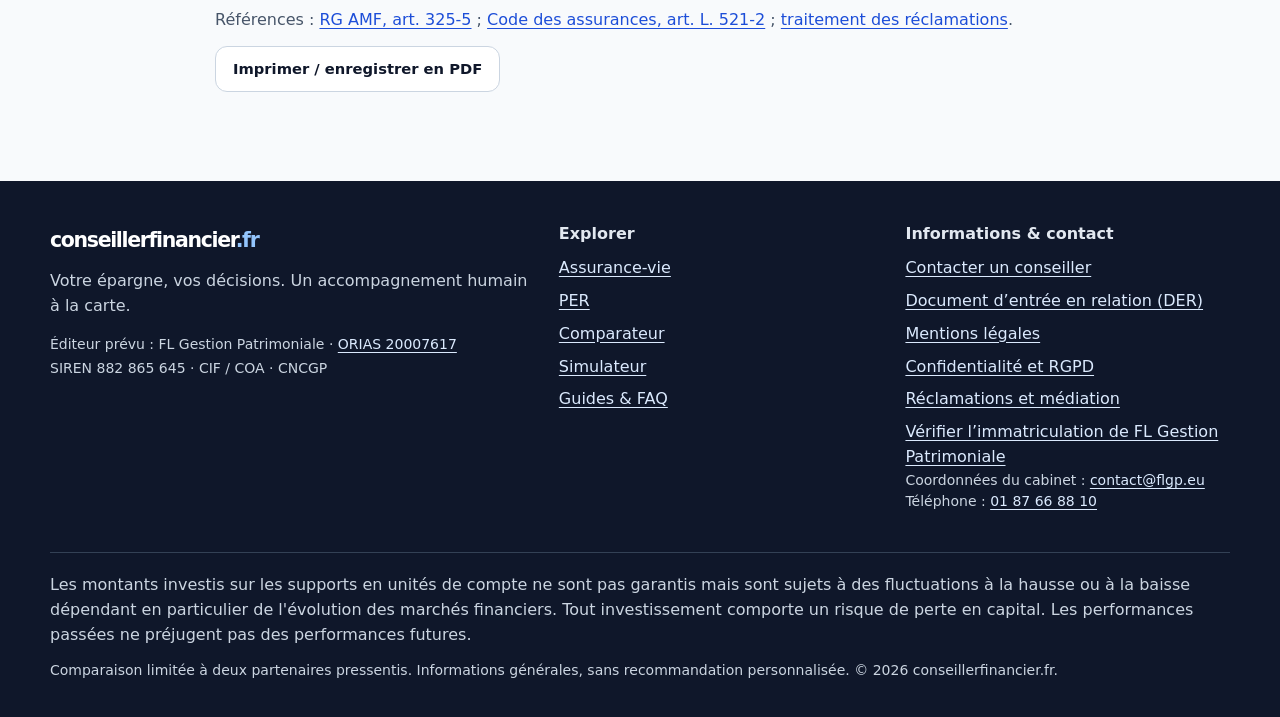
<file: der.html>
<!doctype html><html lang="fr"><head><meta charset="utf-8"><meta name="viewport" content="width=device-width, initial-scale=1"><title>Document d’entrée en relation | conseillerfinancier.fr</title><meta name="description" content="Statuts, rémunération, risques, réclamations et médiation."><meta name="robots" content="noindex, follow"><link rel="canonical" href="https://conseillerfinancier.fr/der.html"><meta property="og:type" content="website"><meta property="og:locale" content="fr_FR"><meta property="og:site_name" content="conseillerfinancier.fr"><meta property="og:title" content="Document d’entrée en relation | conseillerfinancier.fr"><meta property="og:description" content="Statuts, rémunération, risques, réclamations et médiation."><meta property="og:url" content="https://conseillerfinancier.fr/der.html"><meta name="twitter:card" content="summary"><meta name="theme-color" content="#F8FAFC"><link rel="stylesheet" href="assets/styles.css"><script src="assets/app.js" defer></script></head><body><a class="skip" href="#contenu">Aller au contenu</a><div class="draft">Version de préproduction · offres et informations réglementaires à valider avant ouverture.</div><header class="header"><div class="wrap header-inner"><a class="brand" href="index.html" aria-label="conseillerfinancier.fr, accueil">conseillerfinancier<span>.fr</span></a><button type="button" class="btn btn-secondary menu-toggle" aria-expanded="false" aria-controls="navigation">Menu</button><nav class="nav" id="navigation" aria-label="Navigation principale" data-open="false"><a href="index.html#assurance-vie">Assurance-vie</a><a href="index.html#per">PER</a><a href="index.html#modele">Notre modèle 0 % / 1 %</a><a href="index.html#simulateur">Simulateur</a><a href="index.html#guides">Guides &amp; FAQ</a></nav><div class="header-actions"><a class="btn btn-secondary" href="index.html#simulateur">Simuler</a><a class="btn btn-primary" href="index.html#contact">Parler à un conseiller</a></div></div></header><main id="contenu" class="section"><article class="wrap legal"><span class="eyebrow">Information précontractuelle</span><h1>Document d’entrée en relation</h1><p class="notice">Projet de DER – version du 27 novembre 2026. Non validé. Ce document doit être finalisé puis remis au client sur support durable avant toute prestation, selon les obligations applicables.</p><h2>1. Identité et statuts</h2><p>Entité exploitante retenue pour ce projet, à confirmer avant publication : FL-GP FL GESTION PATRIMONIALE (FL Gestion Patrimoniale), EURL au capital de 1 €, RCS Nanterre 882 865 645, siège : 47 boulevard Victor Hugo, 92200 Neuilly-sur-Seine. Gérante : Frédérique Larrieu. Téléphone : <a href="tel:+33187668810">01 87 66 88 10</a> ; email : <a href="mailto:contact@flgp.eu">contact@flgp.eu</a>.</p><p>FL Gestion Patrimoniale est inscrite comme conseiller en investissements financiers (CIF) et courtier d’assurance ou de réassurance (COA). Son association professionnelle pour ces deux activités est la CNCGP, Chambre nationale des conseils en gestion de patrimoine, 15 place du Général Catroux, 75017 Paris (association agréée par l’AMF pour le CIF et par l’ACPR pour le courtage). Selon le DER du cabinet, le courtage relève de la catégorie b) de l’article L. 521-2 II 1° du Code des assurances : absence d’exclusivité contractuelle et pas d’analyse impartiale portant sur un nombre suffisant de contrats du marché. Le registre mentionne également les statuts COBSP et MIOBSP, qui ne constituent pas une offre de ce site.</p><p>Immatriculation ORIAS n° 20007617. Les inscriptions CIF et COA sont enregistrées depuis le 16 octobre 2020. <a href="https://www.orias.fr/home/showIntermediaire/882865645" target="_blank" rel="noopener noreferrer">Consulter la fiche officielle ORIAS</a>.</p><h2>2. Autorités compétentes</h2><p>AMF — 17 place de la Bourse, 75082 Paris Cedex 02. <a href="https://www.amf-france.org/">Site de l’AMF</a>. Le cadre CIF relève notamment de l’AMF et de l’association professionnelle.</p><p>ACPR — 4 place de Budapest, 75436 Paris Cedex 09. <a href="https://acpr.banque-france.fr/">Site de l’ACPR</a>. Autorité de contrôle de l’activité de distribution d’assurances.</p><h2>3. Prestations, partenaires et périmètre</h2><p>Distribution d’assurance-vie et de PER assurantiels, information et conseil sur ces contrats dans le cadre de la distribution d’assurances ; activité CIF pour les prestations relevant de ce statut. Le cabinet déclare exercer le conseil en investissements financiers sur une base non indépendante, avec une sélection étendue de catégories d’instruments et une rémunération par commissions ou honoraires. En assurance, il indique proposer des recommandations personnalisées motivées par les exigences et besoins du client. Les modalités propres au service optionnel de ce site restent à confirmer.</p><p>Partenaires pressentis : Suravenir (filière Vie Plus), Cardif Assurance Vie et Cardif Retraite (groupe BNP Paribas Cardif). La liste des entreprises avec lesquelles le courtier peut travailler et travaille effectivement doit être confirmée : [À COMPLÉTER]. Liens capitalistiques directs ou indirects supérieurs à 10 % et liens significatifs commerciaux ou financiers avec des établissements : [À COMPLÉTER].</p><p>Le service optionnel porte sur des recommandations, non sur la gestion discrétionnaire. Le client conserve la décision finale. Le distributeur doit recueillir les exigences et besoins, puis les informations nécessaires au conseil et à l’évaluation de l’adéquation lorsque requise. Lettre de mission CIF, justification du conseil, information précontractuelle, documentation des coûts et DIC doivent être remis selon le service fourni.</p><h2>4. Rémunération et conflits d’intérêts</h2><p>Modèle envisagé : 0 % de frais contractuels sur versement ; supplément de conseil de 1 % par an sur l’encours concerné. Base exacte, périodicité, modalités de prélèvement, résiliation, fréquence du suivi, rémunérations des assureurs et rétrocessions, éventuels honoraires et traitement fiscal : [À COMPLÉTER]. Le tarif doit être confirmé dans les documents contractuels ; les autres frais du contrat et des supports restent applicables.</p><p>Politique de gestion des conflits d’intérêts et traitement des rémunérations : [À COMPLÉTER]. Le DER du cabinet indique tenir compte des facteurs environnementaux, sociaux, liés au personnel, aux droits humains et à la prévention de la corruption. Les modalités SFDR, les préférences de durabilité et leur application au parcours de ce site restent à documenter. Le courrier postal est prévu par le DER ; les autres moyens de communication supposent l’accord préalable du client. Fréquence et modalités du suivi d’adéquation : [À COMPLÉTER].</p><h2>5. Assurance responsabilité civile professionnelle</h2><p>RCP déclarée par le cabinet : MMA IARD, 160 rue Henri Champion, 72030 Le Mans Cedex 9. Référence publiée sur flgp.eu : contrat 118263166/232190 ; adhérent 232190. Attestation en vigueur, activités couvertes, plafonds et extension éventuelle au présent site à confirmer avant ouverture. Aucun encaissement de fonds pour les assurés ou les assureurs n’est autorisé selon la fiche ORIAS. Situation précise au regard de la garantie financière pour les activités du site à valider.</p><h2 id="reclamations">6. Réclamations et médiation</h2><p>Une réclamation peut être formulée gratuitement, par écrit, auprès du service réclamations : FL Gestion Patrimoniale, à l’attention du conseiller habituel, 47 boulevard Victor Hugo, 92200 Neuilly-sur-Seine ; <a href="mailto:frederique@flgp.eu">frederique@flgp.eu</a>. Accusé de réception au plus tard dans les dix jours ouvrables sauf réponse apportée dans ce délai ; réponse au plus tard dans les deux mois suivant l’envoi de la réclamation écrite, sous réserve des règles applicables.</p><p>En cas de réponse insatisfaisante ou d’absence de réponse après deux mois, le consommateur peut saisir gratuitement le médiateur compétent, en principe dans l’année qui suit sa réclamation écrite préalable, sous réserve des conditions de recevabilité.</p><h3>Litiges relevant de la compétence de l’AMF</h3><p>Médiateur de l’AMF, 17 place de la Bourse, 75082 Paris Cedex 02. <a href="https://www.amf-france.org/fr/le-mediateur-de-lamf/votre-dossier-de-mediation/vous-voulez-deposer-une-demande-de-mediation">Saisir le médiateur de l’AMF</a>.</p><h3>Litiges de courtage et autres activités du cabinet</h3><p>Le DER de FL Gestion Patrimoniale de janvier 2026 désigne le Centre de Médiation et d’Arbitrage de Paris (CMAP), service consommation, 39 avenue Franklin D. Roosevelt, 75008 Paris. <a href="https://www.cmap.fr/consommateurs/">Saisir le CMAP</a>. Vérifier la convention et son périmètre en vigueur avant lancement.</p><h3>Litiges relatifs au contrat d’assurance</h3><p>Pour un différend avec l’assureur, se reporter au médiateur indiqué dans le contrat. Lorsque compétente : La Médiation de l’Assurance, TSA 50110, 75441 Paris Cedex 09. <a href="https://www.mediation-assurance.org/">Site de la Médiation de l’Assurance</a>.</p><h2>7. Risques, données et documentation</h2><p>Les montants investis sur les supports en unités de compte ne sont pas garantis mais sont sujets à des fluctuations à la hausse ou à la baisse dépendant en particulier de l'évolution des marchés financiers. Tout investissement comporte un risque de perte en capital. Les performances passées ne préjugent pas des performances futures.</p><p>Les données sont traitées selon la <a href="mentions-legales.html#confidentialite">politique de confidentialité</a>. Les fonds sont versés auprès de l’assureur selon ses instructions. FL Gestion Patrimoniale n’est pas habilitée à encaisser les primes ou cotisations pour le compte d’un assuré ou d’un assureur.</p><p>Sources relatives au cabinet : <a href="https://flgp.eu/DER-2026.pdf" target="_blank" rel="noopener noreferrer">DER FL Gestion Patrimoniale – janvier 2026 (PDF)</a> ; <a href="https://flgp.eu/" target="_blank" rel="noopener noreferrer">site institutionnel</a> ; <a href="https://www.orias.fr/home/showIntermediaire/882865645" target="_blank" rel="noopener noreferrer">registre ORIAS</a>. Informations consultées le 27 novembre 2026.</p><p>Références : <a href="https://www.amf-france.org/fr/eli/fr/aai/amf/rg/article/325-5/20230101/notes">RG AMF, art. 325-5</a> ; <a href="https://www.legifrance.gouv.fr/codes/article_lc/LEGIARTI000036920566">Code des assurances, art. L. 521-2</a> ; <a href="https://www.amf-france.org/fr/reglementation/doctrine/doc-2012-07">traitement des réclamations</a>.</p><button class="btn btn-secondary" type="button" data-print>Imprimer / enregistrer en PDF</button></article></main><footer class="footer"><div class="wrap"><div class="footer-grid"><div><a class="brand" href="index.html">conseillerfinancier<span>.fr</span></a><p>Votre épargne, vos décisions. Un accompagnement humain à la carte.</p><small>Éditeur prévu : FL Gestion Patrimoniale · <a href="https://www.orias.fr/home/showIntermediaire/882865645" target="_blank" rel="noopener noreferrer">ORIAS 20007617</a><br>SIREN 882 865 645 · CIF / COA · CNCGP</small></div><div><h2>Explorer</h2><nav class="footer-links" aria-label="Plan du site"><a href="index.html#assurance-vie">Assurance-vie</a><a href="index.html#per">PER</a><a href="index.html#comparateur">Comparateur</a><a href="index.html#simulateur">Simulateur</a><a href="index.html#guides">Guides &amp; FAQ</a></nav></div><div><h2>Informations &amp; contact</h2><nav class="footer-links" aria-label="Informations réglementaires"><a href="index.html#contact">Contacter un conseiller</a><a href="der.html">Document d’entrée en relation (DER)</a><a href="mentions-legales.html">Mentions légales</a><a href="mentions-legales.html#confidentialite">Confidentialité et RGPD</a><a href="der.html#reclamations">Réclamations et médiation</a><a href="https://www.orias.fr/home/showIntermediaire/882865645" target="_blank" rel="noopener noreferrer">Vérifier l’immatriculation de FL Gestion Patrimoniale</a></nav><p class="small">Coordonnées du cabinet : <a href="mailto:contact@flgp.eu">contact@flgp.eu</a><br>Téléphone : <a href="tel:+33187668810">01 87 66 88 10</a></p></div></div><div class="footer-risk"><p>Les montants investis sur les supports en unités de compte ne sont pas garantis mais sont sujets à des fluctuations à la hausse ou à la baisse dépendant en particulier de l'évolution des marchés financiers. Tout investissement comporte un risque de perte en capital. Les performances passées ne préjugent pas des performances futures.</p><p class="small">Comparaison limitée à deux partenaires pressentis. Informations générales, sans recommandation personnalisée. © 2026 conseillerfinancier.fr.</p></div></div></footer></body></html>
</file>
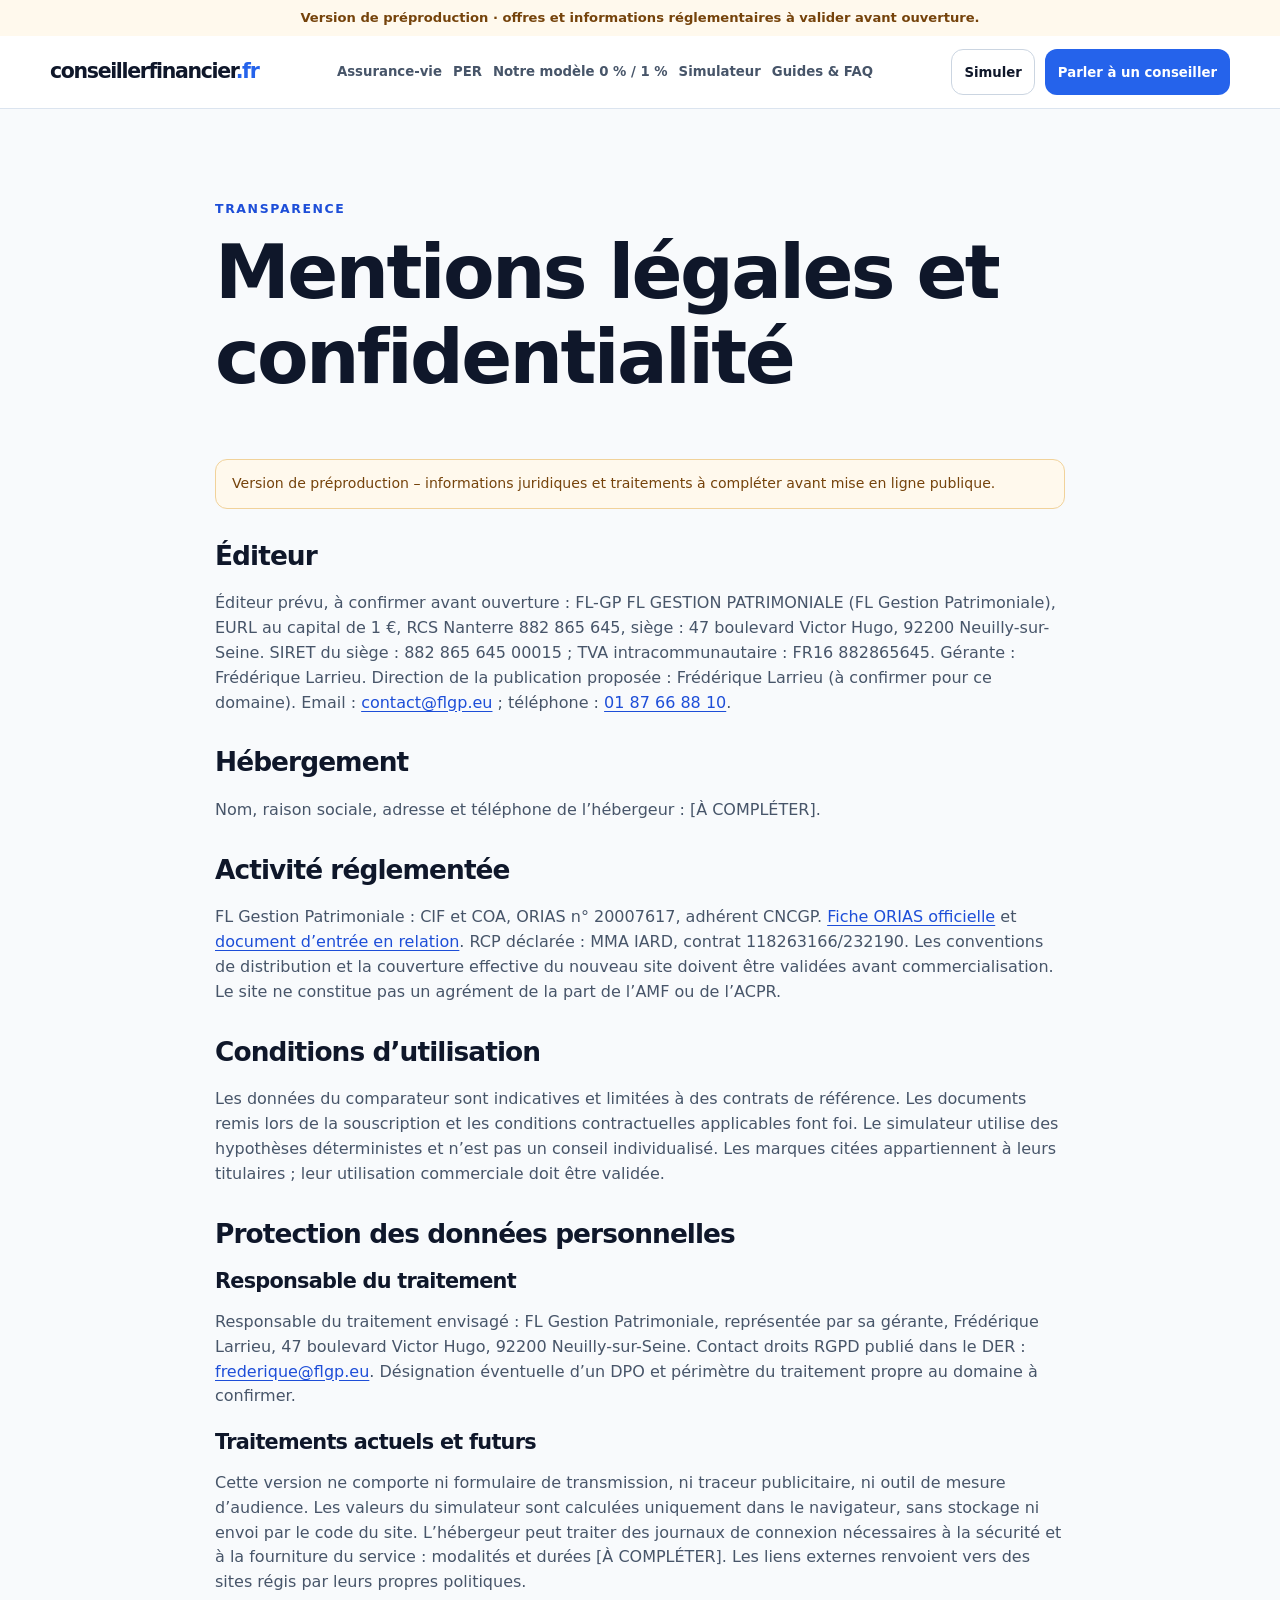
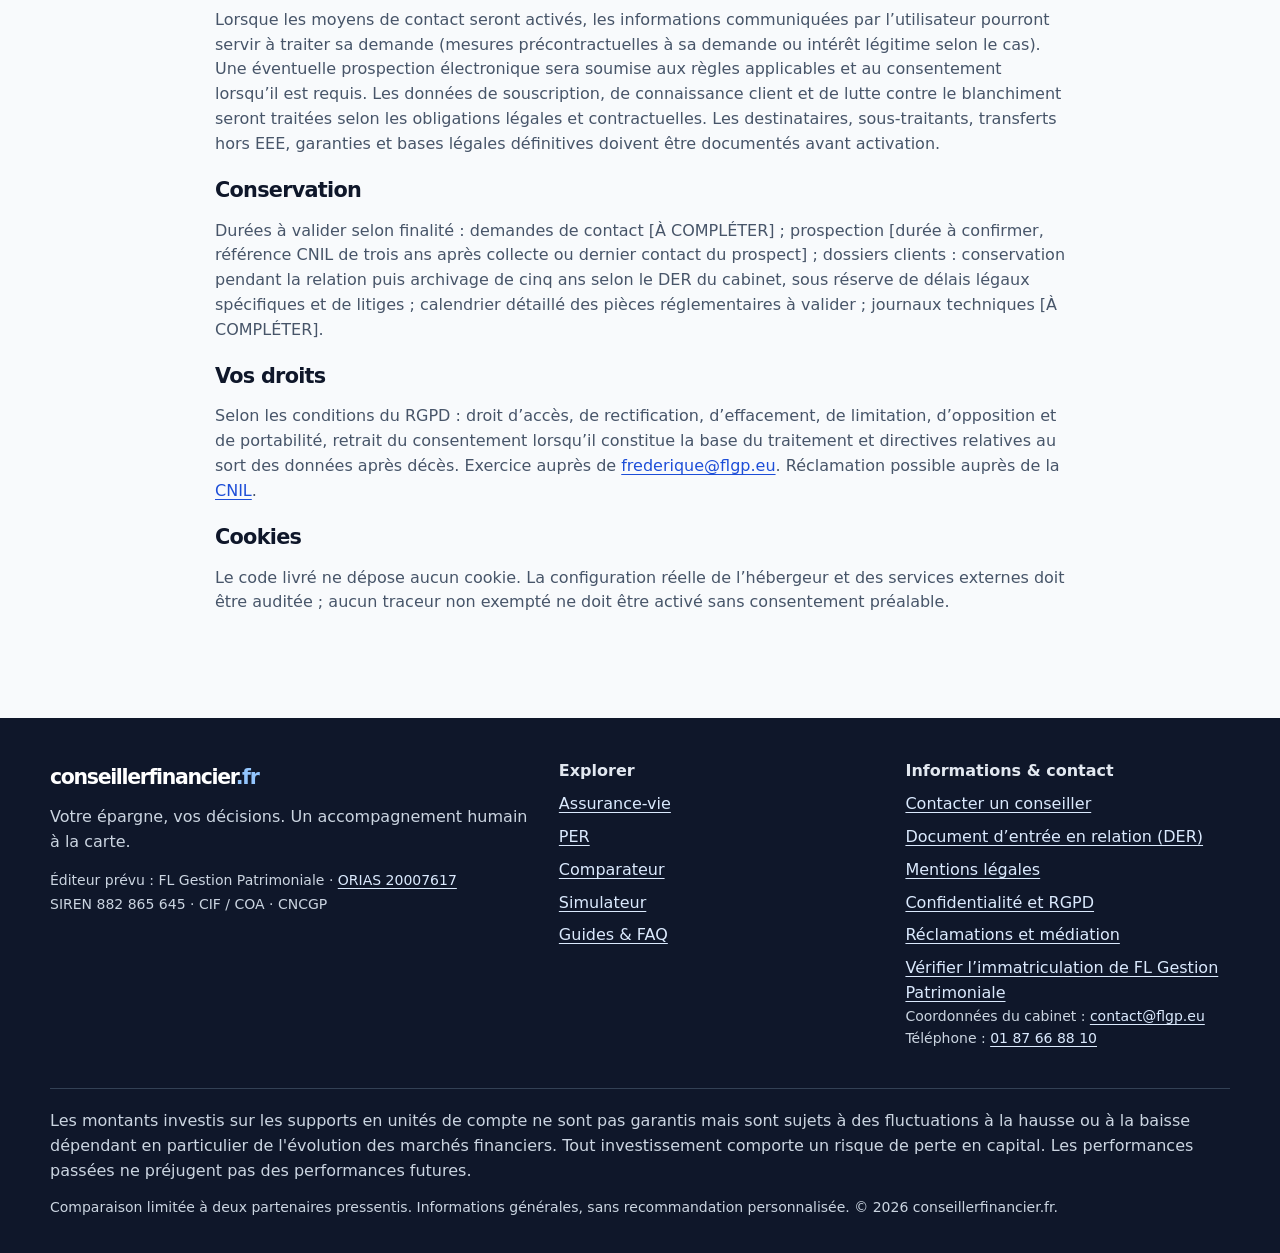
<file: mentions-legales.html>
<!doctype html><html lang="fr"><head><meta charset="utf-8"><meta name="viewport" content="width=device-width, initial-scale=1"><title>Mentions légales et RGPD | conseillerfinancier.fr</title><meta name="description" content="Identité de l’éditeur, hébergement, confidentialité et droits RGPD."><meta name="robots" content="noindex, follow"><link rel="canonical" href="https://conseillerfinancier.fr/mentions-legales.html"><meta property="og:type" content="website"><meta property="og:locale" content="fr_FR"><meta property="og:site_name" content="conseillerfinancier.fr"><meta property="og:title" content="Mentions légales et RGPD | conseillerfinancier.fr"><meta property="og:description" content="Identité de l’éditeur, hébergement, confidentialité et droits RGPD."><meta property="og:url" content="https://conseillerfinancier.fr/mentions-legales.html"><meta name="twitter:card" content="summary"><meta name="theme-color" content="#F8FAFC"><link rel="stylesheet" href="assets/styles.css"><script src="assets/app.js" defer></script></head><body><a class="skip" href="#contenu">Aller au contenu</a><div class="draft">Version de préproduction · offres et informations réglementaires à valider avant ouverture.</div><header class="header"><div class="wrap header-inner"><a class="brand" href="index.html" aria-label="conseillerfinancier.fr, accueil">conseillerfinancier<span>.fr</span></a><button type="button" class="btn btn-secondary menu-toggle" aria-expanded="false" aria-controls="navigation">Menu</button><nav class="nav" id="navigation" aria-label="Navigation principale" data-open="false"><a href="index.html#assurance-vie">Assurance-vie</a><a href="index.html#per">PER</a><a href="index.html#modele">Notre modèle 0 % / 1 %</a><a href="index.html#simulateur">Simulateur</a><a href="index.html#guides">Guides &amp; FAQ</a></nav><div class="header-actions"><a class="btn btn-secondary" href="index.html#simulateur">Simuler</a><a class="btn btn-primary" href="index.html#contact">Parler à un conseiller</a></div></div></header><main id="contenu" class="section"><article class="wrap legal"><span class="eyebrow">Transparence</span><h1>Mentions légales et confidentialité</h1><p class="notice">Version de préproduction – informations juridiques et traitements à compléter avant mise en ligne publique.</p><h2>Éditeur</h2><p>Éditeur prévu, à confirmer avant ouverture : FL-GP FL GESTION PATRIMONIALE (FL Gestion Patrimoniale), EURL au capital de 1 €, RCS Nanterre 882 865 645, siège : 47 boulevard Victor Hugo, 92200 Neuilly-sur-Seine. SIRET du siège : 882 865 645 00015 ; TVA intracommunautaire : FR16 882865645. Gérante : Frédérique Larrieu. Direction de la publication proposée : Frédérique Larrieu (à confirmer pour ce domaine). Email : <a href="mailto:contact@flgp.eu">contact@flgp.eu</a> ; téléphone : <a href="tel:+33187668810">01 87 66 88 10</a>.</p><h2>Hébergement</h2><p>Nom, raison sociale, adresse et téléphone de l’hébergeur : [À COMPLÉTER].</p><h2>Activité réglementée</h2><p>FL Gestion Patrimoniale : CIF et COA, ORIAS n° 20007617, adhérent CNCGP. <a href="https://www.orias.fr/home/showIntermediaire/882865645">Fiche ORIAS officielle</a> et <a href="der.html">document d’entrée en relation</a>. RCP déclarée : MMA IARD, contrat 118263166/232190. Les conventions de distribution et la couverture effective du nouveau site doivent être validées avant commercialisation. Le site ne constitue pas un agrément de la part de l’AMF ou de l’ACPR.</p><h2>Conditions d’utilisation</h2><p>Les données du comparateur sont indicatives et limitées à des contrats de référence. Les documents remis lors de la souscription et les conditions contractuelles applicables font foi. Le simulateur utilise des hypothèses déterministes et n’est pas un conseil individualisé. Les marques citées appartiennent à leurs titulaires ; leur utilisation commerciale doit être validée.</p><h2 id="confidentialite">Protection des données personnelles</h2><h3>Responsable du traitement</h3><p>Responsable du traitement envisagé : FL Gestion Patrimoniale, représentée par sa gérante, Frédérique Larrieu, 47 boulevard Victor Hugo, 92200 Neuilly-sur-Seine. Contact droits RGPD publié dans le DER : <a href="mailto:frederique@flgp.eu">frederique@flgp.eu</a>. Désignation éventuelle d’un DPO et périmètre du traitement propre au domaine à confirmer.</p><h3>Traitements actuels et futurs</h3><p>Cette version ne comporte ni formulaire de transmission, ni traceur publicitaire, ni outil de mesure d’audience. Les valeurs du simulateur sont calculées uniquement dans le navigateur, sans stockage ni envoi par le code du site. L’hébergeur peut traiter des journaux de connexion nécessaires à la sécurité et à la fourniture du service : modalités et durées [À COMPLÉTER]. Les liens externes renvoient vers des sites régis par leurs propres politiques.</p><p>Lorsque les moyens de contact seront activés, les informations communiquées par l’utilisateur pourront servir à traiter sa demande (mesures précontractuelles à sa demande ou intérêt légitime selon le cas). Une éventuelle prospection électronique sera soumise aux règles applicables et au consentement lorsqu’il est requis. Les données de souscription, de connaissance client et de lutte contre le blanchiment seront traitées selon les obligations légales et contractuelles. Les destinataires, sous-traitants, transferts hors EEE, garanties et bases légales définitives doivent être documentés avant activation.</p><h3>Conservation</h3><p>Durées à valider selon finalité : demandes de contact [À COMPLÉTER] ; prospection [durée à confirmer, référence CNIL de trois ans après collecte ou dernier contact du prospect] ; dossiers clients : conservation pendant la relation puis archivage de cinq ans selon le DER du cabinet, sous réserve de délais légaux spécifiques et de litiges ; calendrier détaillé des pièces réglementaires à valider ; journaux techniques [À COMPLÉTER].</p><h3>Vos droits</h3><p>Selon les conditions du RGPD : droit d’accès, de rectification, d’effacement, de limitation, d’opposition et de portabilité, retrait du consentement lorsqu’il constitue la base du traitement et directives relatives au sort des données après décès. Exercice auprès de <a href="mailto:frederique@flgp.eu">frederique@flgp.eu</a>. Réclamation possible auprès de la <a href="https://www.cnil.fr/">CNIL</a>.</p><h3>Cookies</h3><p>Le code livré ne dépose aucun cookie. La configuration réelle de l’hébergeur et des services externes doit être auditée ; aucun traceur non exempté ne doit être activé sans consentement préalable.</p></article></main><footer class="footer"><div class="wrap"><div class="footer-grid"><div><a class="brand" href="index.html">conseillerfinancier<span>.fr</span></a><p>Votre épargne, vos décisions. Un accompagnement humain à la carte.</p><small>Éditeur prévu : FL Gestion Patrimoniale · <a href="https://www.orias.fr/home/showIntermediaire/882865645" target="_blank" rel="noopener noreferrer">ORIAS 20007617</a><br>SIREN 882 865 645 · CIF / COA · CNCGP</small></div><div><h2>Explorer</h2><nav class="footer-links" aria-label="Plan du site"><a href="index.html#assurance-vie">Assurance-vie</a><a href="index.html#per">PER</a><a href="index.html#comparateur">Comparateur</a><a href="index.html#simulateur">Simulateur</a><a href="index.html#guides">Guides &amp; FAQ</a></nav></div><div><h2>Informations &amp; contact</h2><nav class="footer-links" aria-label="Informations réglementaires"><a href="index.html#contact">Contacter un conseiller</a><a href="der.html">Document d’entrée en relation (DER)</a><a href="mentions-legales.html">Mentions légales</a><a href="mentions-legales.html#confidentialite">Confidentialité et RGPD</a><a href="der.html#reclamations">Réclamations et médiation</a><a href="https://www.orias.fr/home/showIntermediaire/882865645" target="_blank" rel="noopener noreferrer">Vérifier l’immatriculation de FL Gestion Patrimoniale</a></nav><p class="small">Coordonnées du cabinet : <a href="mailto:contact@flgp.eu">contact@flgp.eu</a><br>Téléphone : <a href="tel:+33187668810">01 87 66 88 10</a></p></div></div><div class="footer-risk"><p>Les montants investis sur les supports en unités de compte ne sont pas garantis mais sont sujets à des fluctuations à la hausse ou à la baisse dépendant en particulier de l'évolution des marchés financiers. Tout investissement comporte un risque de perte en capital. Les performances passées ne préjugent pas des performances futures.</p><p class="small">Comparaison limitée à deux partenaires pressentis. Informations générales, sans recommandation personnalisée. © 2026 conseillerfinancier.fr.</p></div></div></footer></body></html>
</file>
<file: assets/styles.css>
:root{color-scheme:light;--bg:#F8FAFC;--white:#fff;--ink:#0F172A;--muted:#475569;--blue:#2563EB;--blue-dark:#1D4ED8;--green:#10B981;--green-ink:#047857;--line:#dbe4ef;--soft:#eff6ff;--radius:22px;--shadow:0 12px 40px #0f172a0b;--max:1180px;font-family:Inter,system-ui,-apple-system,BlinkMacSystemFont,"Segoe UI",sans-serif;line-height:1.55;scroll-padding-top:95px}*{box-sizing:border-box}body{margin:0;background:var(--bg);color:var(--ink)}a{color:var(--blue-dark);text-underline-offset:3px}button,input,select{font:inherit}button{cursor:pointer}a,button,input,select,summary{-webkit-tap-highlight-color:transparent} :focus-visible{outline:3px solid #2563eb;outline-offset:4px}h1,h2,h3,p{margin:0 0 .8em}h1,h2,h3{line-height:1.12;letter-spacing:-.035em}h1{font-size:clamp(2.6rem,6vw,4.7rem);font-weight:780}h2{font-size:clamp(1.9rem,4vw,3rem)}h3{font-size:1.3rem}p{color:var(--muted)}small,.small{font-size:.875rem;color:var(--muted)}.wrap{width:min(var(--max),calc(100% - 32px));margin-inline:auto}.section{padding:clamp(48px,7vw,92px) 0}.section-white{background:white;border-block:1px solid var(--line)}.eyebrow{display:block;color:var(--blue-dark);font-size:.78rem;text-transform:uppercase;letter-spacing:.13em;font-weight:800;margin-bottom:12px}.lead{font-size:clamp(1rem,2vw,1.2rem);max-width:69ch}.section-head{max-width:760px;margin-bottom:28px}.skip{position:absolute;top:-100px;left:8px;z-index:10;background:white;padding:12px}.skip:focus{top:8px}.header{position:sticky;top:0;background:#fffffffa;border-bottom:1px solid var(--line);z-index:5}.header-inner{display:flex;align-items:center;justify-content:space-between;gap:14px;min-height:72px;flex-wrap:wrap;padding-block:10px}.brand{font-weight:850;font-size:clamp(1rem,2vw,1.28rem);letter-spacing:-.065em;color:var(--ink);text-decoration:none;white-space:nowrap}.brand span{color:var(--blue)}.nav{display:flex;gap:16px;align-items:center;flex-wrap:wrap}.nav a{font-size:.88rem;font-weight:650;color:var(--muted);text-decoration:none}.nav a:hover{color:var(--blue-dark)}.header-actions,.actions{display:flex;gap:10px;flex-wrap:wrap;align-items:center}.btn{display:inline-flex;align-items:center;justify-content:center;min-height:46px;padding:11px 17px;border-radius:12px;border:1px solid transparent;text-decoration:none;font-weight:720;font-size:.92rem;line-height:1.3}.btn-primary{background:var(--blue);color:white}.btn-primary:hover{background:var(--blue-dark)}.btn-secondary{background:white;color:var(--ink);border-color:#cbd5e1}.btn-secondary:hover{background:var(--soft)}.menu-toggle{display:none}.js .menu-toggle{display:inline-flex}.header-actions .btn{font-size:.83rem;padding:10px 12px}.js .nav[data-open="false"]{display:none}.nav{width:100%;order:4;flex-direction:column;align-items:stretch;padding:8px 0}.nav a{padding:8px}.header-actions{width:100%;order:3}.hero{padding:clamp(38px,7vw,92px) 0 42px}.hero-grid,.two,.sim-grid,.contact-grid{display:grid;gap:24px;align-items:start}.hero h1 span{color:var(--blue-dark)}.hero .lead{max-width:55ch}.hero .actions{margin:24px 0}.hero-panel{background:linear-gradient(150deg,#fff,#eaf2ff);padding:20px;border:1px solid #c9dafa;border-radius:28px;box-shadow:var(--shadow)}.placeholder{aspect-ratio:var(--ratio,4/3);width:100%;display:grid;place-items:center;align-content:center;gap:6px;line-height:1.3;text-align:center;border:1px dashed #94a3b8;border-radius:14px;background:#f1f5f9;color:#475569;padding:12px;font-size:.83rem;overflow-wrap:anywhere}.hero-panel .placeholder{--ratio:4/3}.metrics{display:grid;grid-template-columns:1fr 1fr;gap:10px;margin-top:12px}.metric{border:1px solid var(--line);border-radius:14px;background:white;padding:15px}.metric strong{display:block;font-size:clamp(1.5rem,4vw,2.1rem);letter-spacing:-.055em;color:var(--blue-dark)}.metric small{display:block;line-height:1.3}.notice{padding:13px 16px;border:1px solid #f1d29a;background:#fff9ed;color:#75430b;border-radius:12px;font-size:.88rem}.notice p{color:inherit;margin:0}.risk{font-size:.9rem;color:var(--muted);border-left:3px solid #94a3b8;padding-left:12px;margin:18px 0 0}.trust{padding:24px 0;border-block:1px solid var(--line);background:white}.trust-grid{display:grid;grid-template-columns:repeat(2,minmax(0,1fr));gap:16px;align-items:start}.trust-item{min-width:0}.trust-item strong{display:block;font-size:.95rem;margin-bottom:5px}.trust-item .placeholder{--ratio:3/1;font-size:.72rem;padding:5px}.card{padding:clamp(18px,3vw,30px);border:1px solid var(--line);background:white;border-radius:var(--radius);box-shadow:var(--shadow);min-width:0}.product-grid,.steps,.plans{display:grid;gap:16px}.product-card .placeholder{--ratio:1/1;max-width:176px;margin-bottom:18px;font-size:.78rem;padding:10px}.product-card h3{font-size:1.65rem}.tag{display:inline-block;background:var(--soft);color:var(--blue-dark);font-size:.78rem;font-weight:750;border-radius:999px;padding:5px 10px;margin-bottom:12px}.tag.green{color:var(--green-ink);background:#ecfdf5;border:1px solid #a7f3d0}.text-link{font-weight:700;display:inline-block;margin-top:8px}.plan-price{font-size:3.3rem;letter-spacing:-.065em;font-weight:800;line-height:1;color:var(--blue-dark);margin:10px 0}.plan-featured{border:2px solid #93b4fb;background:linear-gradient(155deg,#fff,#f3f7ff)}.checks{padding:0;list-style:none;margin:18px 0}.checks li{position:relative;padding-left:23px;margin:9px 0;color:var(--muted)}.checks li::before{content:'✓';position:absolute;left:0;color:var(--green-ink);font-weight:800}.controls{display:flex;gap:16px;flex-wrap:wrap;margin:0 0 18px}.field{display:grid;gap:6px;min-width:0}.field label,legend{font-size:.9rem;font-weight:720}.field input,.field select{background:white;border:1px solid #94a3b8;border-radius:10px;padding:10px 12px;color:var(--ink);width:100%;min-height:46px}.controls .field{flex:1 1 210px}.table-shell{overflow-x:auto;border:1px solid var(--line);border-radius:16px;background:white}table{border-collapse:collapse;width:100%;table-layout:fixed;font-size:.88rem}caption{text-align:left;padding:15px;font-weight:750;color:var(--ink)}th,td{text-align:left;padding:13px 11px;border-bottom:1px solid var(--line);vertical-align:top;overflow-wrap:anywhere}thead th{background:#edf4ff;color:var(--ink)}thead th:first-child{width:34%}tbody th{font-weight:650;background:#f8fafc}td strong{color:var(--blue-dark)}tr:last-child>*{border-bottom:0}.compare-block+.compare-block{margin-top:24px}.compare-notes{margin:15px 0 0;font-size:.88rem}.compare-notes p{margin-bottom:8px}.sim-grid{align-items:stretch}.inputs{display:grid;gap:16px}.input-grid{display:grid;gap:14px;grid-template-columns:repeat(2,minmax(0,1fr))}fieldset{min-width:0;padding:0;border:0;margin:0}legend{margin-bottom:8px}.radio-options{display:grid;gap:8px}.radio-options label{display:flex;align-items:center;gap:10px;padding:11px;border:1px solid var(--line);border-radius:10px;font-weight:650;font-size:.9rem;cursor:pointer}.radio-options label:has(input:checked){background:var(--soft);border-color:var(--blue)}input[type=radio]{accent-color:var(--blue);width:18px;height:18px;flex:none}.result{background:#0f172a;color:white;border:0}.result p,.result .small{color:#cbd5e1}.result .eyebrow{color:#93c5fd}.result-total{font-weight:800;font-size:clamp(2.1rem,5vw,3.8rem);line-height:1.1;letter-spacing:-.06em;display:block;font-variant-numeric:tabular-nums;overflow-wrap:anywhere;min-height:1.2em;margin-bottom:14px}.result-grid{display:grid;grid-template-columns:1fr 1fr;gap:10px;margin:16px 0}.result-item{padding:12px;background:#1e293b;border-radius:12px;min-width:0}.result-item span{display:block;font-size:.78rem;color:#cbd5e1}.result-item strong{display:block;font-size:1.15rem;overflow-wrap:anywhere;font-variant-numeric:tabular-nums}.bars{display:grid;gap:10px;margin:20px 0}.bar-label{display:flex;justify-content:space-between;gap:10px;font-size:.83rem;color:#e2e8f0}.track{height:10px;background:#334155;border-radius:999px;overflow:hidden}.track span{display:block;height:100%;width:0;background:#60a5fa;border-radius:inherit}.track.alt span{background:#34d399}.step-number{width:40px;height:40px;border-radius:12px;display:grid;place-items:center;background:var(--soft);color:var(--blue-dark);font-weight:800;margin-bottom:15px}.faq-list{display:grid;gap:10px}details{border:1px solid var(--line);border-radius:14px;background:white;padding:0 17px}summary{cursor:pointer;font-weight:720;padding:17px 0;line-height:1.35}details p{max-width:80ch;padding-bottom:8px}.contact-grid .placeholder{--ratio:4/5;max-width:310px;justify-self:center}.contact-grid{align-items:center}.footer{background:#0f172a;color:#e2e8f0;padding:44px 0 24px}.footer .brand{color:white;display:inline-block;margin-bottom:12px}.footer .brand span{color:#93c5fd}.footer p,.footer small{color:#cbd5e1}.footer a{color:#dbeafe}.footer-grid{display:grid;gap:22px}.footer h2{font-size:1rem;letter-spacing:0}.footer-links{display:grid;gap:8px}.footer-risk{border-top:1px solid #334155;padding-top:20px;margin-top:28px}.legal{max-width:850px}.legal h2{font-size:1.65rem;margin-top:32px}.legal h3{margin-top:22px}.legal ul{padding-left:22px;color:var(--muted)}.legal li{margin:7px 0}.draft{background:#fff9ed;color:#75430b;text-align:center;padding:8px 16px;font-size:.82rem;font-weight:650}.sr-only{position:absolute;width:1px;height:1px;padding:0;margin:-1px;overflow:hidden;clip:rect(0,0,0,0);white-space:nowrap;border:0}[hidden]{display:none!important}.sources{font-size:.85rem}.sources a{overflow-wrap:anywhere}.noscript{padding:12px;background:#fff9ed;color:#75430b}.error{color:#b91c1c;font-size:.9rem;min-height:1.3em}.result .error{color:#fecaca}
@media(min-width:650px){.product-grid,.plans,.two{grid-template-columns:repeat(2,minmax(0,1fr))}.trust-grid{grid-template-columns:repeat(4,minmax(0,1fr))}.steps{grid-template-columns:repeat(3,minmax(0,1fr))}.footer-grid{grid-template-columns:1.5fr 1fr 1fr}.radio-options{grid-template-columns:1fr 1fr}table{font-size:.95rem}th,td{padding:14px 18px}.contact-grid{grid-template-columns:1.4fr 1fr}}
@media(min-width:900px){.hero-grid{grid-template-columns:1.22fr .9fr;gap:55px;align-items:center}.sim-grid{grid-template-columns:1fr 1fr}.wrap{width:min(var(--max),calc(100% - 64px))}}
@media(min-width:1150px){.header-inner{flex-wrap:nowrap}.js .menu-toggle,.menu-toggle{display:none}.nav,.js .nav[data-open="false"]{display:flex;flex-direction:row;width:auto;order:0;padding:0;gap:11px;align-items:center}.nav a{padding:0;font-size:.83rem}.header-actions{width:auto;order:0;flex-wrap:nowrap}.header-inner{gap:12px}}
@media(max-width:380px){.input-grid,.result-grid{grid-template-columns:1fr}.header-actions .btn{flex:1}.metrics{gap:6px}.metric{padding:10px}th,td{padding:9px 6px;font-size:.77rem}}
@media print{.header,.footer,.draft,.actions,.skip{display:none!important}body{background:white;color:black}.section{padding:0}.legal a{color:black}.card{box-shadow:none}}

.placeholder-description{font-weight:700;color:var(--ink)}.placeholder-format{font-size:.9em;color:var(--muted)}
@media(max-width:899px){.trust-grid{grid-template-columns:repeat(2,minmax(0,1fr))}}
@media(max-width:480px){.trust-grid{grid-template-columns:1fr}.trust-item .placeholder{max-width:340px}}

.site-visual{display:block;width:100%;height:auto;object-fit:contain}.hero-visual{aspect-ratio:4/3;border-radius:14px}.product-visual{aspect-ratio:1/1;max-width:176px;margin-bottom:18px}

.contact-portrait{width:100%;max-width:310px;justify-self:center;margin:0}.portrait-visual{aspect-ratio:4/5;object-fit:contain;border-radius:14px}.contact-portrait figcaption{margin-top:8px;text-align:center}
</file>
